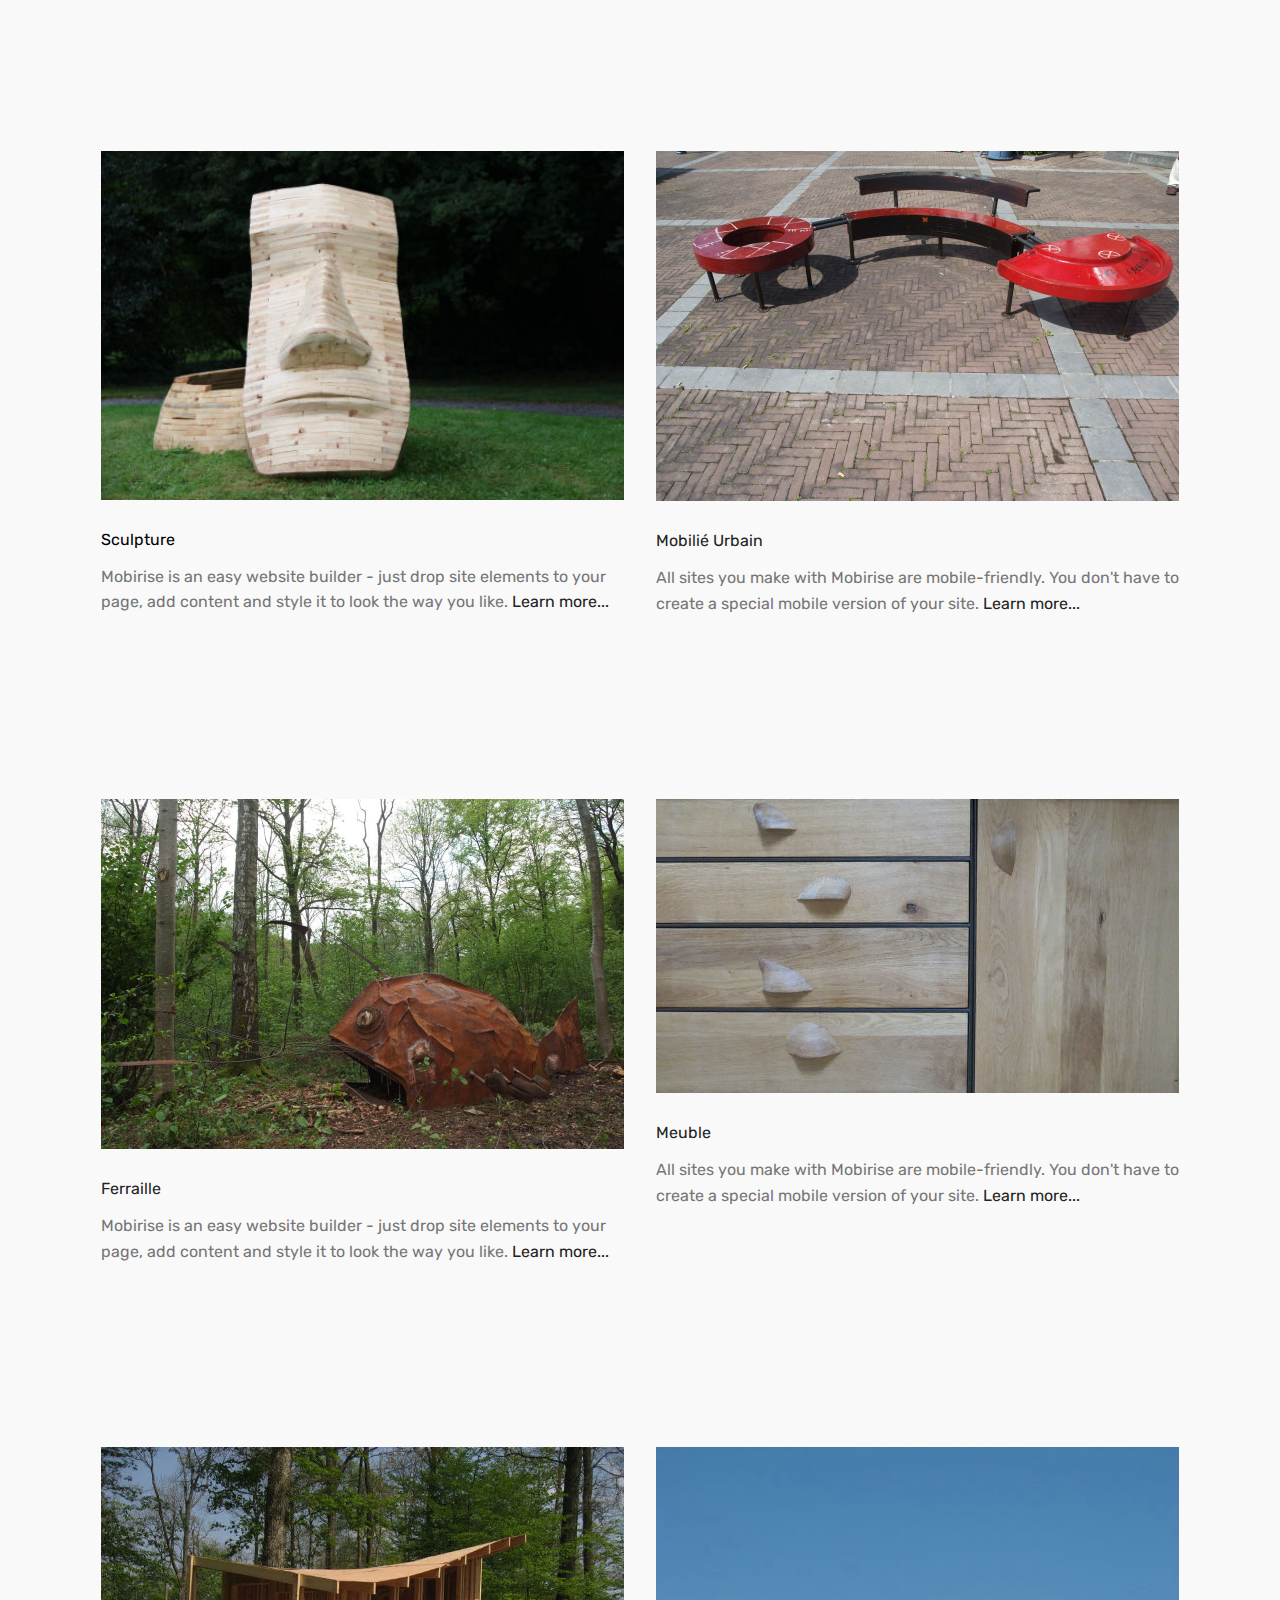
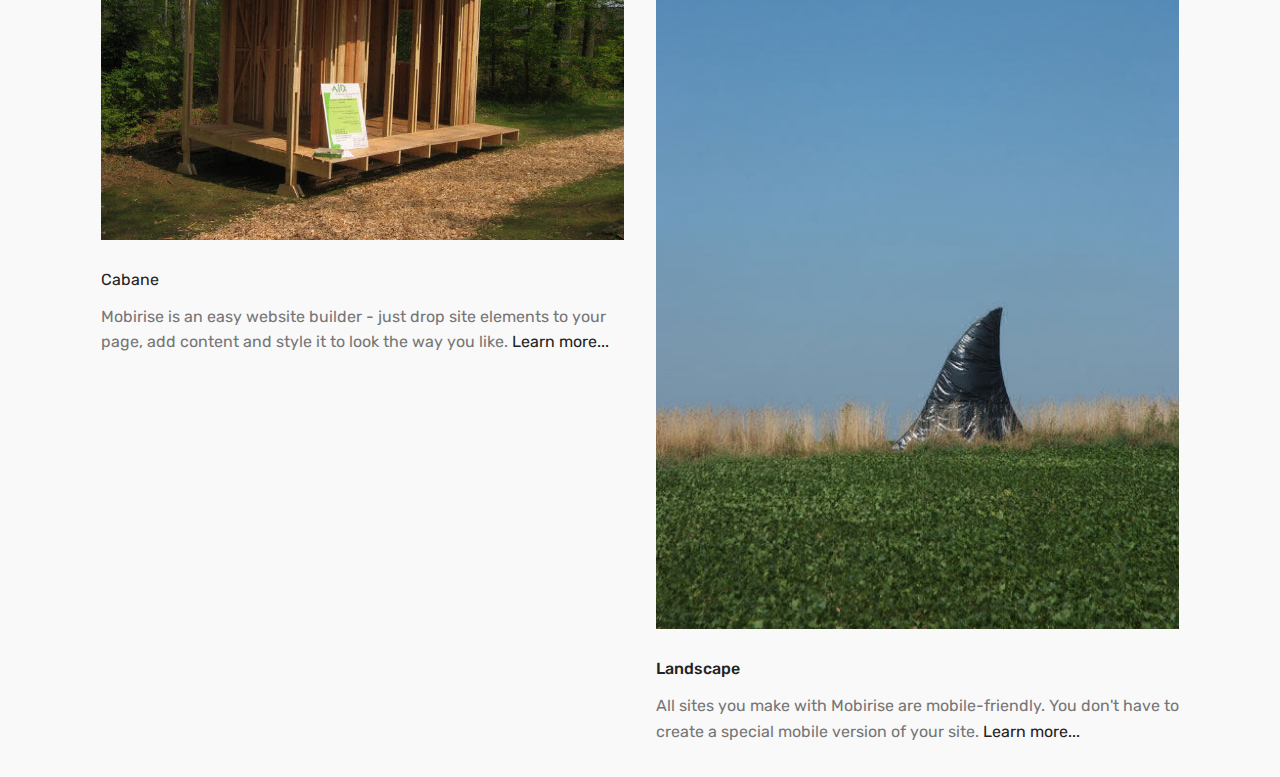
<file: index.html>
<!DOCTYPE html>
<html >
<head>
  <!-- Site made with Mobirise Website Builder v4.6.6, https://mobirise.com -->
  <meta charset="UTF-8">
  <meta http-equiv="X-UA-Compatible" content="IE=edge">
  <meta name="generator" content="Mobirise v4.6.6, mobirise.com">
  <meta name="viewport" content="width=device-width, initial-scale=1, minimum-scale=1">
  <link rel="shortcut icon" href="assets/images/logo4.png" type="image/x-icon">
  <meta name="description" content="">
  <title>Home</title>
  <link rel="stylesheet" href="assets/tether/tether.min.css">
  <link rel="stylesheet" href="assets/bootstrap/css/bootstrap.min.css">
  <link rel="stylesheet" href="assets/bootstrap/css/bootstrap-grid.min.css">
  <link rel="stylesheet" href="assets/bootstrap/css/bootstrap-reboot.min.css">
  <link rel="stylesheet" href="assets/theme/css/style.css">
  <link rel="stylesheet" href="assets/mobirise/css/mbr-additional.css" type="text/css">
  
  
  
</head>
<body>
  <section class="features2 cid-qOg3ot3hbW" id="features2-3">

    

    
    
    <div class="container">
        <div class="media-container-row">
            <div class="card p-3 col-12 col-md-6">
                <div class="card-wrapper">
                    <div class="card-img">
                        <a href="page1.html"><img src="assets/images/olivier-praet-1-492x328.jpg" alt="Mobirise" title=""></a>
                    </div>
                    <div class="card-box">
                        <h4 class="card-title pb-3 mbr-fonts-style display-7">
                            <a href="page1.html" class="text-black">Sculpture</a></h4>
                        <p class="mbr-text mbr-fonts-style display-7">
                            Mobirise is an easy website builder - just drop site elements to your page, add content and style it to look the way you like. <a href="http://mobirise.com">Learn more...</a>
                        </p>
                    </div>
                </div>
            </div>

            <div class="card p-3 col-12 col-md-6">
                <div class="card-wrapper">
                    <div class="card-img">
                        <a href="page2.html"><img src="assets/images/olivier-praet-9-1046x700.jpg" alt="Mobirise" title=""></a>
                    </div>
                    <div class="card-box ">
                        <h4 class="card-title pb-3 mbr-fonts-style display-7">
                            <a href="page2.html">Mobilié Urbain</a></h4>
                        <p class="mbr-text mbr-fonts-style display-7">
                            All sites you make with Mobirise are mobile-friendly. You don't have to create a special mobile version of your site. <a href="http://mobirise.com">Learn more...</a>
                        </p>
                    </div>
                </div>
            </div>

            

            
        </div>
    </div>
</section>

<section class="engine"><a href="https://mobirise.ws/h">how to make your own website</a></section><section class="features2 cid-qP5QC3eTVL" id="features2-d">

    

    
    
    <div class="container">
        <div class="media-container-row">
            <div class="card p-3 col-12 col-md-6">
                <div class="card-wrapper">
                    <div class="card-img">
                        <a href="page3.html"><img src="assets/images/olivier-praet-6-1046x700.jpg" alt="Mobirise" title=""></a>
                    </div>
                    <div class="card-box">
                        <h4 class="card-title pb-3 mbr-fonts-style display-7">
                            <a href="page3.html">Ferraille</a></h4>
                        <p class="mbr-text mbr-fonts-style display-7">
                            Mobirise is an easy website builder - just drop site elements to your page, add content and style it to look the way you like. <a href="http://mobirise.com">Learn more...</a>
                        </p>
                    </div>
                </div>
            </div>

            <div class="card p-3 col-12 col-md-6">
                <div class="card-wrapper">
                    <div class="card-img">
                        <a href="page4.html"><img src="assets/images/olivier-praet-17-800x450.jpg" alt="Mobirise" title=""></a>
                    </div>
                    <div class="card-box ">
                        <h4 class="card-title pb-3 mbr-fonts-style display-7">
                            <a href="page4.html">Meuble</a></h4>
                        <p class="mbr-text mbr-fonts-style display-7">
                            All sites you make with Mobirise are mobile-friendly. You don't have to create a special mobile version of your site. <a href="http://mobirise.com">Learn more...</a>
                        </p>
                    </div>
                </div>
            </div>

            

            
        </div>
    </div>
</section>

<section class="features2 cid-qP6cGlqXZt" id="features2-v">

    

    
    
    <div class="container">
        <div class="media-container-row">
            <div class="card p-3 col-12 col-md-6">
                <div class="card-wrapper">
                    <div class="card-img">
                        <a href="page5.html"><img src="assets/images/olivier-praet-22-800x600.jpg" alt="Mobirise" title=""></a>
                    </div>
                    <div class="card-box">
                        <h4 class="card-title pb-3 mbr-fonts-style display-7">
                            <a href="page5.html">Cabane</a><br></h4>
                        <p class="mbr-text mbr-fonts-style display-7">
                            Mobirise is an easy website builder - just drop site elements to your page, add content and style it to look the way you like. <a href="http://mobirise.com">Learn more...</a>
                        </p>
                    </div>
                </div>
            </div>

            <div class="card p-3 col-12 col-md-6">
                <div class="card-wrapper">
                    <div class="card-img">
                        <img src="assets/images/olivier-praet-12-535x800.jpg" alt="Mobirise" title="">
                    </div>
                    <div class="card-box ">
                        <h4 class="card-title pb-3 mbr-fonts-style display-7">Landscape</h4>
                        <p class="mbr-text mbr-fonts-style display-7">
                            All sites you make with Mobirise are mobile-friendly. You don't have to create a special mobile version of your site. <a href="http://mobirise.com">Learn more...</a>
                        </p>
                    </div>
                </div>
            </div>

            

            
        </div>
    </div>
</section>


  <script src="assets/web/assets/jquery/jquery.min.js"></script>
  <script src="assets/popper/popper.min.js"></script>
  <script src="assets/tether/tether.min.js"></script>
  <script src="assets/bootstrap/js/bootstrap.min.js"></script>
  <script src="assets/smoothscroll/smooth-scroll.js"></script>
  <script src="assets/theme/js/script.js"></script>
  
  
</body>
</html>
</file>
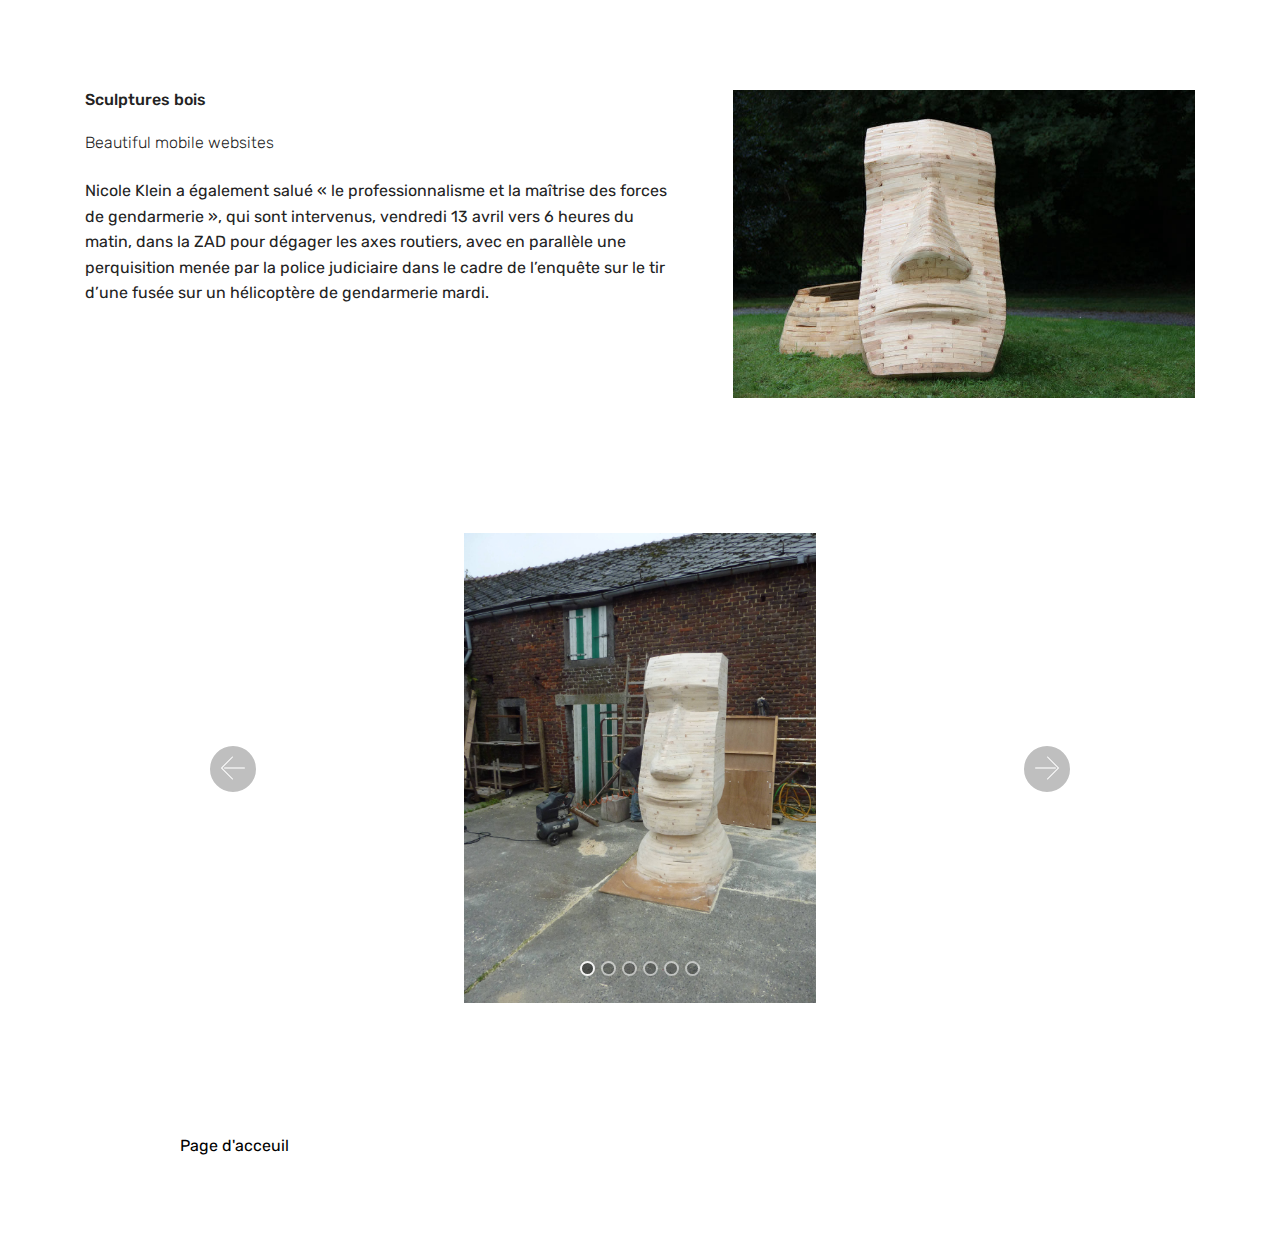
<file: page1.html>
<!DOCTYPE html>
<html >
<head>
  <!-- Site made with Mobirise Website Builder v4.6.6, https://mobirise.com -->
  <meta charset="UTF-8">
  <meta http-equiv="X-UA-Compatible" content="IE=edge">
  <meta name="generator" content="Mobirise v4.6.6, mobirise.com">
  <meta name="viewport" content="width=device-width, initial-scale=1, minimum-scale=1">
  <link rel="shortcut icon" href="assets/images/logo4.png" type="image/x-icon">
  <meta name="description" content="Site Builder Description">
  <title>Sculptures</title>
  <link rel="stylesheet" href="assets/web/assets/mobirise-icons/mobirise-icons.css">
  <link rel="stylesheet" href="assets/tether/tether.min.css">
  <link rel="stylesheet" href="assets/bootstrap/css/bootstrap.min.css">
  <link rel="stylesheet" href="assets/bootstrap/css/bootstrap-grid.min.css">
  <link rel="stylesheet" href="assets/bootstrap/css/bootstrap-reboot.min.css">
  <link rel="stylesheet" href="assets/theme/css/style.css">
  <link rel="stylesheet" href="assets/mobirise/css/mbr-additional.css" type="text/css">
  
  
  
</head>
<body>
  <section class="header3 cid-qP64SPaxEw" id="header3-j">

    

    

    <div class="container">
        <div class="media-container-row">
            <div class="mbr-figure" style="width: 85%;">
                <img src="assets/images/olivier-praet-1-800x533.jpg" alt="Mobirise" title="">
            </div>

            <div class="media-content">
                <h1 class="mbr-section-title mbr-white pb-3 mbr-fonts-style display-7">
                    Sculptures bois</h1>
                <h3 class="mbr-section-subtitle align-left mbr-white mbr-light pb-3 mbr-fonts-style display-7">
                    Beautiful mobile websites
                </h3>
                <div class="mbr-section-text mbr-white pb-3 ">
                    <p class="mbr-text mbr-fonts-style display-7">
                        Nicole Klein a également salué « le professionnalisme et la maîtrise des forces de gendarmerie », qui sont intervenus, vendredi 13 avril vers 6 heures du matin, dans la ZAD pour dégager les axes routiers, avec en parallèle une perquisition menée par la police judiciaire dans le cadre de l’enquête sur le tir d’une fusée sur un hélicoptère de gendarmerie mardi.
                    </p>
                </div>
                
            </div>
        </div>
    </div>

</section>

<section class="engine"><a href="https://mobirise.ws/d">best free website software</a></section><section class="carousel slide cid-qP63vLRwzj" data-interval="false" id="slider2-i">

    
    <div class="container content-slider">
        <div class="content-slider-wrap">
            <div><div class="mbr-slider slide carousel" data-pause="true" data-keyboard="false" data-ride="carousel" data-interval="4000"><ol class="carousel-indicators"><li data-app-prevent-settings="" data-target="#slider2-i" class=" active" data-slide-to="0"></li><li data-app-prevent-settings="" data-target="#slider2-i" data-slide-to="1"></li><li data-app-prevent-settings="" data-target="#slider2-i" data-slide-to="2"></li><li data-app-prevent-settings="" data-target="#slider2-i" data-slide-to="3"></li><li data-app-prevent-settings="" data-target="#slider2-i" data-slide-to="4"></li><li data-app-prevent-settings="" data-target="#slider2-i" data-slide-to="5"></li></ol><div class="carousel-inner" role="listbox"><div class="carousel-item slider-fullscreen-image active" data-bg-video-slide="false" style="background-image: url(assets/images/olivier-praet-2-2000x2667.jpg);"><div class="container container-slide"><div class="image_wrapper"><img src="assets/images/olivier-praet-2-2000x2667.jpg"><div class="carousel-caption justify-content-center"><div class="col-10 align-center"></div></div></div></div></div><div class="carousel-item slider-fullscreen-image" data-bg-video-slide="false" style="background-image: url(assets/images/olivier-praet-13-2000x1338.jpg);"><div class="container container-slide"><div class="image_wrapper"><img src="assets/images/olivier-praet-13-2000x1338.jpg"><div class="carousel-caption justify-content-center"><div class="col-10 align-center"></div></div></div></div></div><div class="carousel-item slider-fullscreen-image" data-bg-video-slide="false" style="background-image: url(assets/images/olivier-praet-15-2000x1500.jpg);"><div class="container container-slide"><div class="image_wrapper"><img src="assets/images/olivier-praet-15-2000x1500.jpg"><div class="carousel-caption justify-content-center"><div class="col-10 align-center"></div></div></div></div></div><div class="carousel-item slider-fullscreen-image" data-bg-video-slide="false" style="background-image: url(assets/images/olivier-praet-23-800x600.jpg);"><div class="container container-slide"><div class="image_wrapper"><img src="assets/images/olivier-praet-23-800x600.jpg"><div class="carousel-caption justify-content-center"><div class="col-10 align-center"></div></div></div></div></div><div class="carousel-item slider-fullscreen-image" data-bg-video-slide="false" style="background-image: url(assets/images/olivier-praet-16-450x800.jpg);"><div class="container container-slide"><div class="image_wrapper"><img src="assets/images/olivier-praet-16-450x800.jpg"><div class="carousel-caption justify-content-center"><div class="col-10 align-center"></div></div></div></div></div><div class="carousel-item slider-fullscreen-image" data-bg-video-slide="false"><div class="container container-slide"><div class="image_wrapper"><img><div class="carousel-caption justify-content-center"><div class="col-10"></div></div></div></div></div></div><a data-app-prevent-settings="" class="carousel-control carousel-control-prev" role="button" data-slide="prev" href="#slider2-i"><span aria-hidden="true" class="mbri-left mbr-iconfont"></span><span class="sr-only">Previous</span></a><a data-app-prevent-settings="" class="carousel-control carousel-control-next" role="button" data-slide="next" href="#slider2-i"><span aria-hidden="true" class="mbri-right mbr-iconfont"></span><span class="sr-only">Next</span></a></div></div> 
        </div>
    </div>
</section>

<section class="mbr-section info1 cid-qP66ermbap" id="info1-l">

    

    
    <div class="container">
        <div class="row justify-content-center content-row">
            <div class="media-container-column title col-12 col-lg-7 col-md-6">
                
                <h2 class="align-left mbr-bold mbr-fonts-style display-7">
                    <a href="index.html" class="text-black">Page d'acceuil&nbsp;</a></h2>
            </div>
            <div class="media-container-column col-12 col-lg-3 col-md-4">
                
            </div>
        </div>
    </div>
</section>


  <script src="assets/web/assets/jquery/jquery.min.js"></script>
  <script src="assets/popper/popper.min.js"></script>
  <script src="assets/tether/tether.min.js"></script>
  <script src="assets/bootstrap/js/bootstrap.min.js"></script>
  <script src="assets/ytplayer/jquery.mb.ytplayer.min.js"></script>
  <script src="assets/vimeoplayer/jquery.mb.vimeo_player.js"></script>
  <script src="assets/bootstrapcarouselswipe/bootstrap-carousel-swipe.js"></script>
  <script src="assets/smoothscroll/smooth-scroll.js"></script>
  <script src="assets/theme/js/script.js"></script>
  <script src="assets/slidervideo/script.js"></script>
  
  
</body>
</html>
</file>
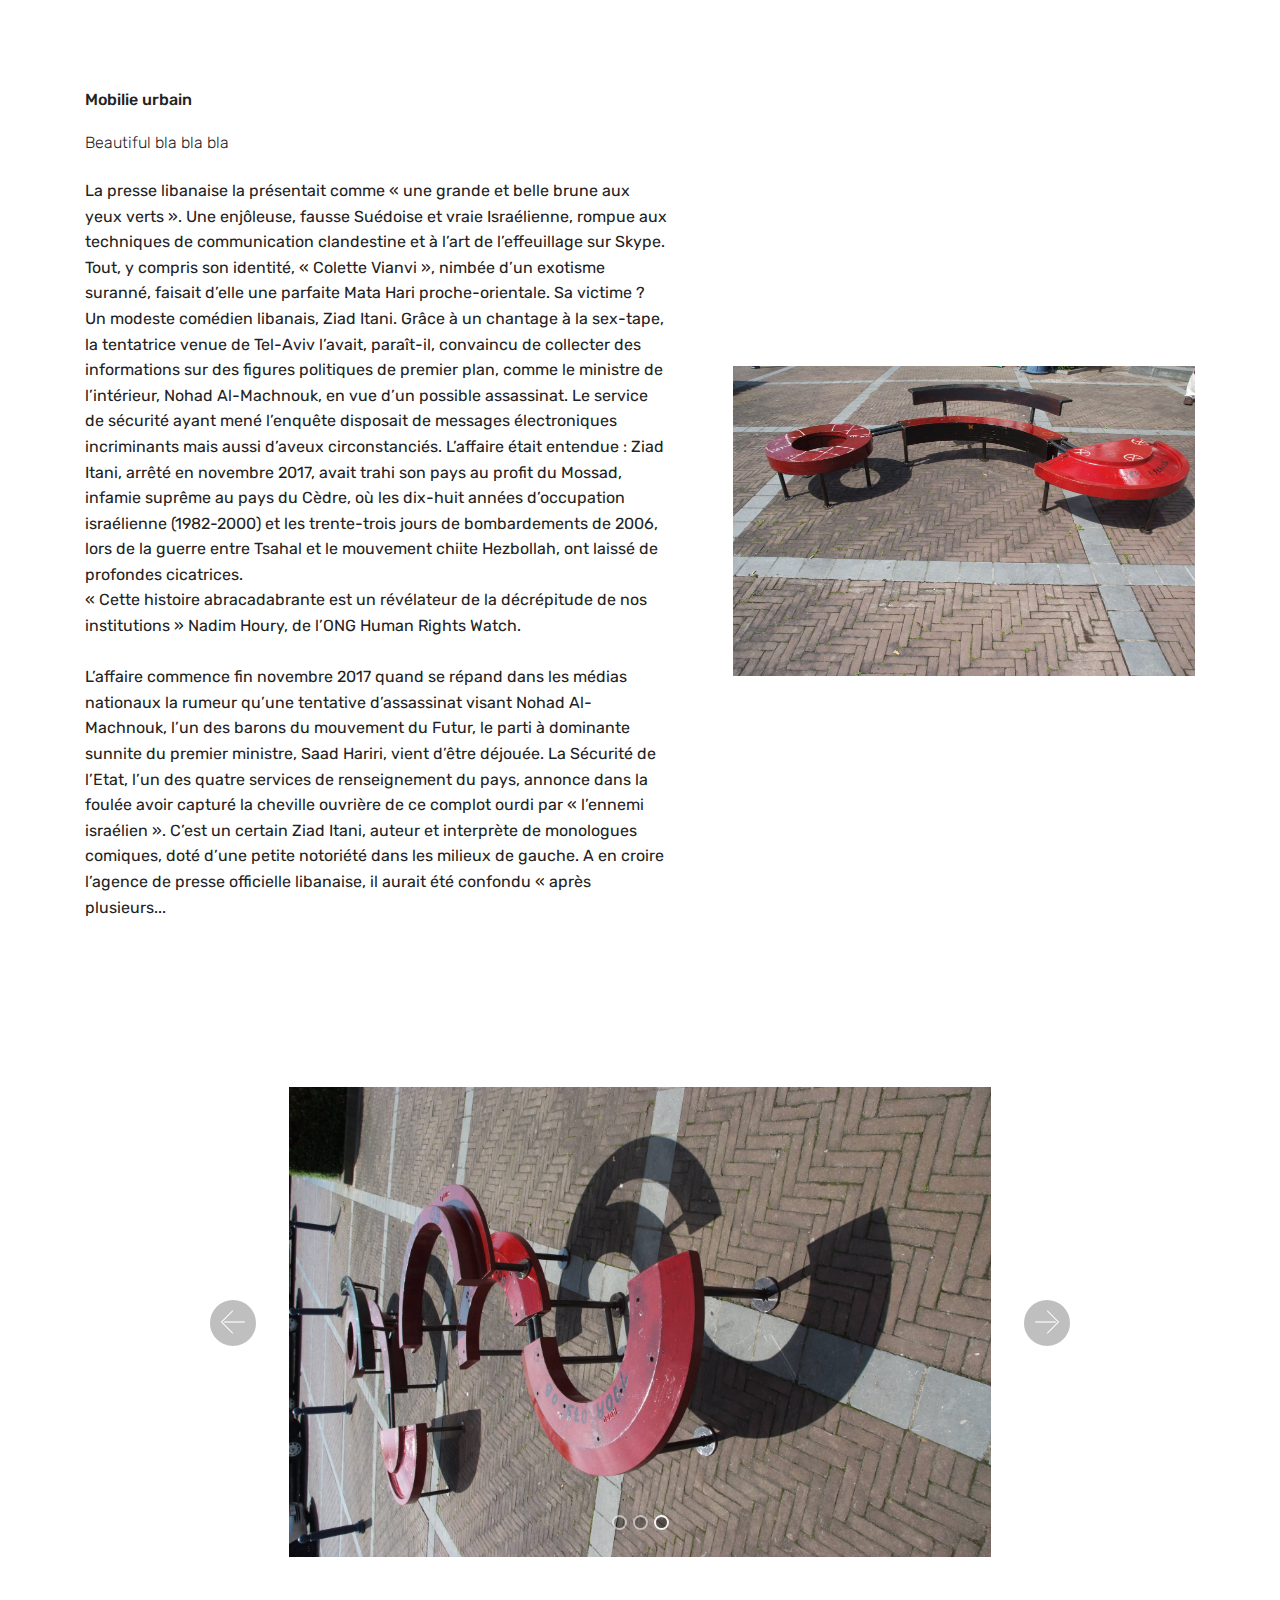
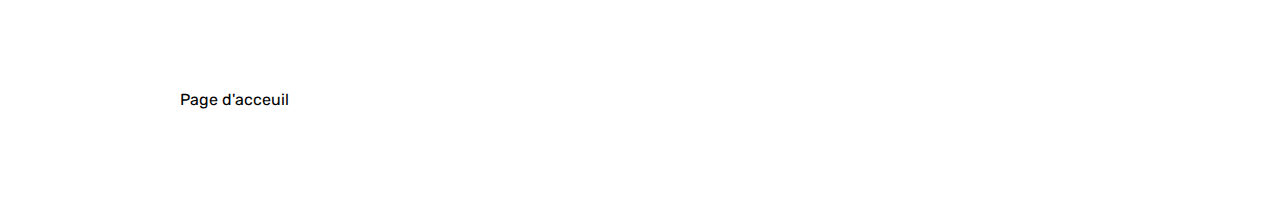
<file: page2.html>
<!DOCTYPE html>
<html >
<head>
  <!-- Site made with Mobirise Website Builder v4.6.6, https://mobirise.com -->
  <meta charset="UTF-8">
  <meta http-equiv="X-UA-Compatible" content="IE=edge">
  <meta name="generator" content="Mobirise v4.6.6, mobirise.com">
  <meta name="viewport" content="width=device-width, initial-scale=1, minimum-scale=1">
  <link rel="shortcut icon" href="assets/images/logo4.png" type="image/x-icon">
  <meta name="description" content="Site Builder Description">
  <title>mobilie urbain</title>
  <link rel="stylesheet" href="assets/web/assets/mobirise-icons/mobirise-icons.css">
  <link rel="stylesheet" href="assets/tether/tether.min.css">
  <link rel="stylesheet" href="assets/bootstrap/css/bootstrap.min.css">
  <link rel="stylesheet" href="assets/bootstrap/css/bootstrap-grid.min.css">
  <link rel="stylesheet" href="assets/bootstrap/css/bootstrap-reboot.min.css">
  <link rel="stylesheet" href="assets/theme/css/style.css">
  <link rel="stylesheet" href="assets/mobirise/css/mbr-additional.css" type="text/css">
  
  
  
</head>
<body>
  <section class="header3 cid-qP67zV7Azd" id="header3-m">

    

    

    <div class="container">
        <div class="media-container-row">
            <div class="mbr-figure" style="width: 85%;">
                <img src="assets/images/olivier-praet-9-924x618.jpg" alt="Mobirise" title="">
            </div>

            <div class="media-content">
                <h1 class="mbr-section-title mbr-white pb-3 mbr-fonts-style display-7">
                    Mobilie urbain</h1>
                <h3 class="mbr-section-subtitle align-left mbr-white mbr-light pb-3 mbr-fonts-style display-7">
                    Beautiful bla bla bla&nbsp;</h3>
                <div class="mbr-section-text mbr-white pb-3 ">
                    <p class="mbr-text mbr-fonts-style display-7">La presse libanaise la présentait comme « une grande et belle brune aux yeux verts ». Une enjôleuse, fausse Suédoise et vraie Israélienne, rompue aux techniques de communication clandestine et à l’art de l’effeuillage sur Skype. Tout, y compris son identité, « Colette Vianvi », nimbée d’un exotisme suranné, faisait d’elle une parfaite Mata Hari proche-orientale. Sa victime ? Un modeste comédien libanais, Ziad Itani. Grâce à un chantage à la sex-tape, la tentatrice venue de Tel-Aviv l’avait, paraît-il, convaincu de collecter des informations sur des figures politiques de premier plan, comme le ministre de l’intérieur, Nohad Al-Machnouk, en vue d’un possible assassinat. Le service de sécurité ayant mené l’enquête disposait de messages électroniques incriminants mais aussi d’aveux circonstanciés. L’affaire était entendue : Ziad Itani, arrêté en novembre 2017, avait trahi son pays au profit du Mossad, infamie suprême au pays du Cèdre, où les dix-huit années d’occupation israélienne (1982-2000) et les trente-trois jours de bombardements de 2006, lors de la guerre entre Tsahal et le mouvement chiite Hezbollah, ont laissé de profondes cicatrices.<br>« Cette histoire abracadabrante est un révélateur de la décrépitude de nos institutions » Nadim Houry, de l’ONG Human Rights Watch.<br><br>L’affaire commence fin novembre 2017 quand se répand dans les médias nationaux la rumeur qu’une tentative d’assassinat visant Nohad Al-Machnouk, l’un des barons du mouvement du Futur, le parti à dominante sunnite du premier ministre, Saad Hariri, vient d’être déjouée. La Sécurité de l’Etat, l’un des quatre services de renseignement du pays, annonce dans la foulée avoir capturé la cheville ouvrière de ce complot ourdi par « l’ennemi israélien ». C’est un certain Ziad Itani, auteur et interprète de monologues comiques, doté d’une petite notoriété dans les milieux de gauche. A en croire l’agence de presse officielle libanaise, il aurait été confondu « après plusieurs...<br>
                    </p>
                </div>
                
            </div>
        </div>
    </div>

</section>

<section class="engine"><a href="https://mobirise.ws/n">mobile website creator app</a></section><section class="carousel slide cid-qP67zVxhbs" data-interval="false" id="slider2-n">

    
    <div class="container content-slider">
        <div class="content-slider-wrap">
            <div><div class="mbr-slider slide carousel" data-pause="true" data-keyboard="false" data-ride="carousel" data-interval="4000"><ol class="carousel-indicators"><li data-app-prevent-settings="" data-target="#slider2-n" data-slide-to="0"></li><li data-app-prevent-settings="" data-target="#slider2-n" data-slide-to="1"></li><li data-app-prevent-settings="" data-target="#slider2-n" class=" active" data-slide-to="2"></li></ol><div class="carousel-inner" role="listbox"><div class="carousel-item slider-fullscreen-image" data-bg-video-slide="false" style="background-image: url(assets/images/olivier-praet-11-2000x1338.jpg);"><div class="container container-slide"><div class="image_wrapper"><img src="assets/images/olivier-praet-11-2000x1338.jpg"><div class="carousel-caption justify-content-center"><div class="col-10 align-center"></div></div></div></div></div><div class="carousel-item slider-fullscreen-image" data-bg-video-slide="false" style="background-image: url(assets/images/olivier-praet-10-2000x1338.jpg);"><div class="container container-slide"><div class="image_wrapper"><img src="assets/images/olivier-praet-10-2000x1338.jpg"><div class="carousel-caption justify-content-center"><div class="col-10 align-center"></div></div></div></div></div><div class="carousel-item slider-fullscreen-image active" data-bg-video-slide="false" style="background-image: url(assets/images/olivier-praet-8-2000x1338.jpg);"><div class="container container-slide"><div class="image_wrapper"><img src="assets/images/olivier-praet-8-2000x1338.jpg"><div class="carousel-caption justify-content-center"><div class="col-10 align-center"></div></div></div></div></div></div><a data-app-prevent-settings="" class="carousel-control carousel-control-prev" role="button" data-slide="prev" href="#slider2-n"><span aria-hidden="true" class="mbri-left mbr-iconfont"></span><span class="sr-only">Previous</span></a><a data-app-prevent-settings="" class="carousel-control carousel-control-next" role="button" data-slide="next" href="#slider2-n"><span aria-hidden="true" class="mbri-right mbr-iconfont"></span><span class="sr-only">Next</span></a></div></div> 
        </div>
    </div>
</section>

<section class="mbr-section info1 cid-qP67zVK6z7" id="info1-o">

    

    
    <div class="container">
        <div class="row justify-content-center content-row">
            <div class="media-container-column title col-12 col-lg-7 col-md-6">
                
                <h2 class="align-left mbr-bold mbr-fonts-style display-7">
                    <a href="index.html" class="text-black">Page d'acceuil&nbsp;</a></h2>
            </div>
            <div class="media-container-column col-12 col-lg-3 col-md-4">
                
            </div>
        </div>
    </div>
</section>


  <script src="assets/web/assets/jquery/jquery.min.js"></script>
  <script src="assets/popper/popper.min.js"></script>
  <script src="assets/tether/tether.min.js"></script>
  <script src="assets/bootstrap/js/bootstrap.min.js"></script>
  <script src="assets/ytplayer/jquery.mb.ytplayer.min.js"></script>
  <script src="assets/vimeoplayer/jquery.mb.vimeo_player.js"></script>
  <script src="assets/bootstrapcarouselswipe/bootstrap-carousel-swipe.js"></script>
  <script src="assets/smoothscroll/smooth-scroll.js"></script>
  <script src="assets/theme/js/script.js"></script>
  <script src="assets/slidervideo/script.js"></script>
  
  
</body>
</html>
</file>
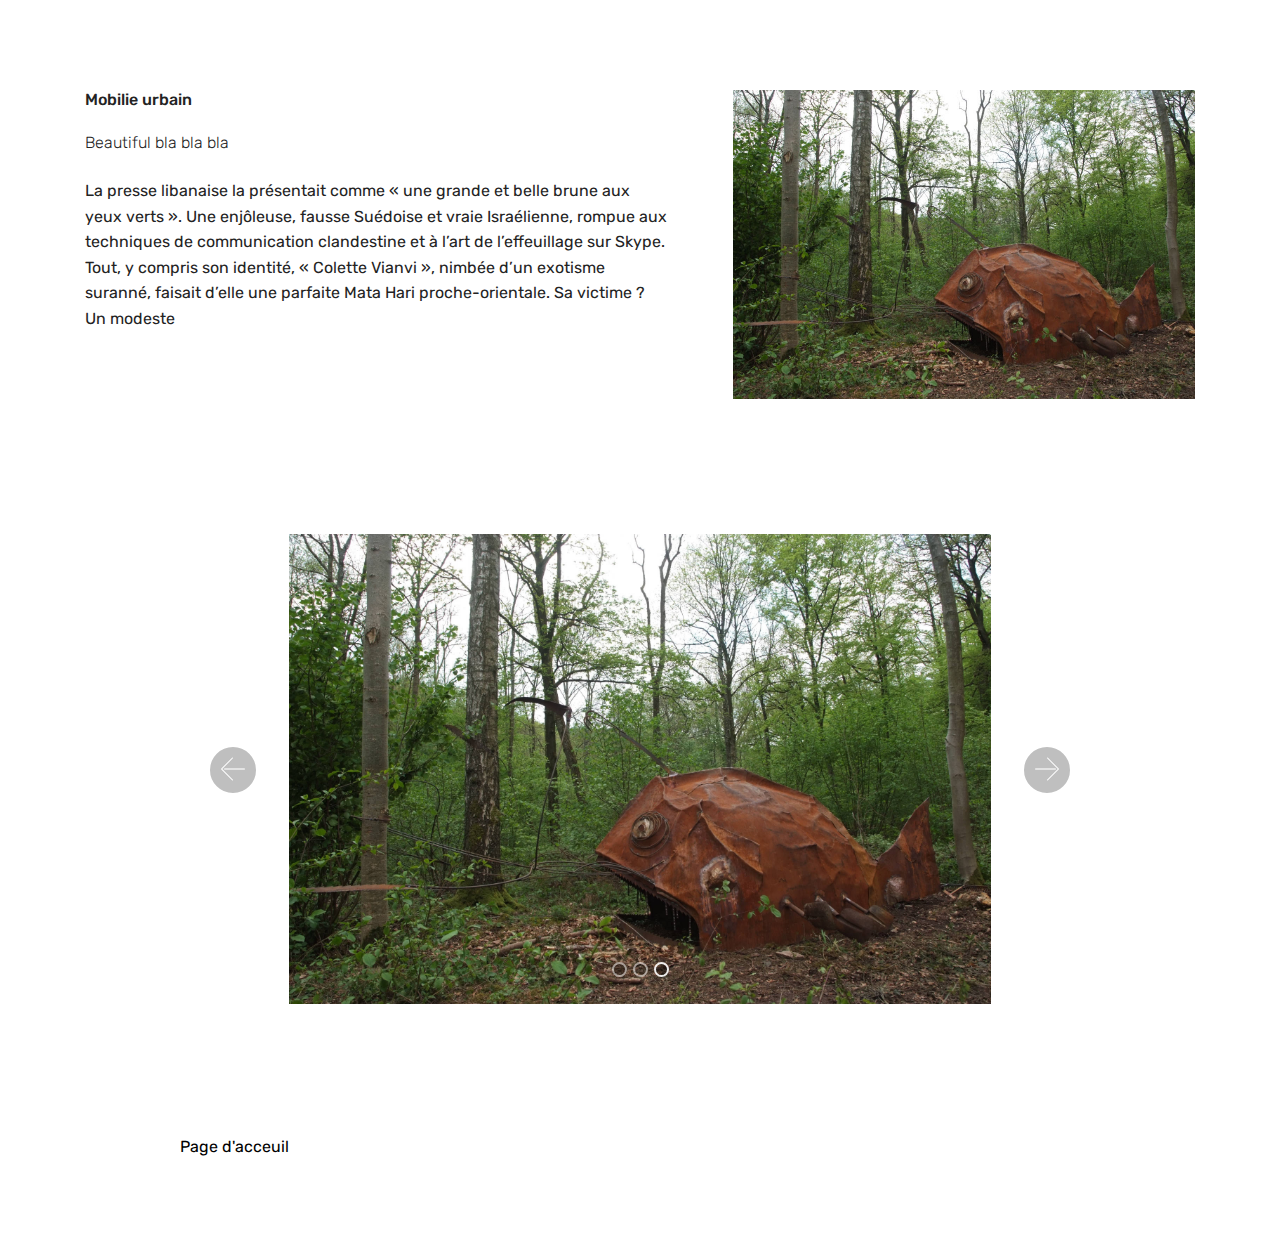
<file: page3.html>
<!DOCTYPE html>
<html >
<head>
  <!-- Site made with Mobirise Website Builder v4.6.6, https://mobirise.com -->
  <meta charset="UTF-8">
  <meta http-equiv="X-UA-Compatible" content="IE=edge">
  <meta name="generator" content="Mobirise v4.6.6, mobirise.com">
  <meta name="viewport" content="width=device-width, initial-scale=1, minimum-scale=1">
  <link rel="shortcut icon" href="assets/images/logo4.png" type="image/x-icon">
  <meta name="description" content="Site Builder Description">
  <title>ferraille</title>
  <link rel="stylesheet" href="assets/web/assets/mobirise-icons/mobirise-icons.css">
  <link rel="stylesheet" href="assets/tether/tether.min.css">
  <link rel="stylesheet" href="assets/bootstrap/css/bootstrap.min.css">
  <link rel="stylesheet" href="assets/bootstrap/css/bootstrap-grid.min.css">
  <link rel="stylesheet" href="assets/bootstrap/css/bootstrap-reboot.min.css">
  <link rel="stylesheet" href="assets/theme/css/style.css">
  <link rel="stylesheet" href="assets/mobirise/css/mbr-additional.css" type="text/css">
  
  
  
</head>
<body>
  <section class="header3 cid-qP696rXdyY" id="header3-p">

    

    

    <div class="container">
        <div class="media-container-row">
            <div class="mbr-figure" style="width: 85%;">
                <img src="assets/images/olivier-praet-6-924x618.jpg" alt="Mobirise" title="">
            </div>

            <div class="media-content">
                <h1 class="mbr-section-title mbr-white pb-3 mbr-fonts-style display-7">
                    Mobilie urbain</h1>
                <h3 class="mbr-section-subtitle align-left mbr-white mbr-light pb-3 mbr-fonts-style display-7">
                    Beautiful bla bla bla&nbsp;</h3>
                <div class="mbr-section-text mbr-white pb-3 ">
                    <p class="mbr-text mbr-fonts-style display-7">La presse libanaise la présentait comme « une grande et belle brune aux yeux verts ». Une enjôleuse, fausse Suédoise et vraie Israélienne, rompue aux techniques de communication clandestine et à l’art de l’effeuillage sur Skype. Tout, y compris son identité, « Colette Vianvi », nimbée d’un exotisme suranné, faisait d’elle une parfaite Mata Hari proche-orientale. Sa victime ? Un modeste&nbsp;<br>
                    </p>
                </div>
                
            </div>
        </div>
    </div>

</section>

<section class="engine"><a href="https://mobirise.ws/c">best website maker</a></section><section class="carousel slide cid-qP696spT3L" data-interval="false" id="slider2-q">

    
    <div class="container content-slider">
        <div class="content-slider-wrap">
            <div><div class="mbr-slider slide carousel" data-pause="true" data-keyboard="false" data-ride="carousel" data-interval="4000"><ol class="carousel-indicators"><li data-app-prevent-settings="" data-target="#slider2-q" data-slide-to="0"></li><li data-app-prevent-settings="" data-target="#slider2-q" data-slide-to="1"></li><li data-app-prevent-settings="" data-target="#slider2-q" class=" active" data-slide-to="2"></li></ol><div class="carousel-inner" role="listbox"><div class="carousel-item slider-fullscreen-image" data-bg-video-slide="false" style="background-image: url(assets/images/olivier-praet-5-2000x1338.jpg);"><div class="container container-slide"><div class="image_wrapper"><img src="assets/images/olivier-praet-5-2000x1338.jpg"><div class="carousel-caption justify-content-center"><div class="col-10 align-center"></div></div></div></div></div><div class="carousel-item slider-fullscreen-image" data-bg-video-slide="false" style="background-image: url(assets/images/olivier-praet-7-2000x1500.jpg);"><div class="container container-slide"><div class="image_wrapper"><img src="assets/images/olivier-praet-7-2000x1500.jpg"><div class="carousel-caption justify-content-center"><div class="col-10 align-center"></div></div></div></div></div><div class="carousel-item slider-fullscreen-image active" data-bg-video-slide="false" style="background-image: url(assets/images/olivier-praet-6-2000x1338.jpg);"><div class="container container-slide"><div class="image_wrapper"><img src="assets/images/olivier-praet-6-2000x1338.jpg"><div class="carousel-caption justify-content-center"><div class="col-10 align-center"></div></div></div></div></div></div><a data-app-prevent-settings="" class="carousel-control carousel-control-prev" role="button" data-slide="prev" href="#slider2-q"><span aria-hidden="true" class="mbri-left mbr-iconfont"></span><span class="sr-only">Previous</span></a><a data-app-prevent-settings="" class="carousel-control carousel-control-next" role="button" data-slide="next" href="#slider2-q"><span aria-hidden="true" class="mbri-right mbr-iconfont"></span><span class="sr-only">Next</span></a></div></div> 
        </div>
    </div>
</section>

<section class="mbr-section info1 cid-qP696sDo09" id="info1-r">

    

    
    <div class="container">
        <div class="row justify-content-center content-row">
            <div class="media-container-column title col-12 col-lg-7 col-md-6">
                
                <h2 class="align-left mbr-bold mbr-fonts-style display-7">
                    <a href="index.html" class="text-black">Page d'acceuil&nbsp;</a></h2>
            </div>
            <div class="media-container-column col-12 col-lg-3 col-md-4">
                
            </div>
        </div>
    </div>
</section>


  <script src="assets/web/assets/jquery/jquery.min.js"></script>
  <script src="assets/popper/popper.min.js"></script>
  <script src="assets/tether/tether.min.js"></script>
  <script src="assets/bootstrap/js/bootstrap.min.js"></script>
  <script src="assets/ytplayer/jquery.mb.ytplayer.min.js"></script>
  <script src="assets/vimeoplayer/jquery.mb.vimeo_player.js"></script>
  <script src="assets/bootstrapcarouselswipe/bootstrap-carousel-swipe.js"></script>
  <script src="assets/smoothscroll/smooth-scroll.js"></script>
  <script src="assets/theme/js/script.js"></script>
  <script src="assets/slidervideo/script.js"></script>
  
  
</body>
</html>
</file>
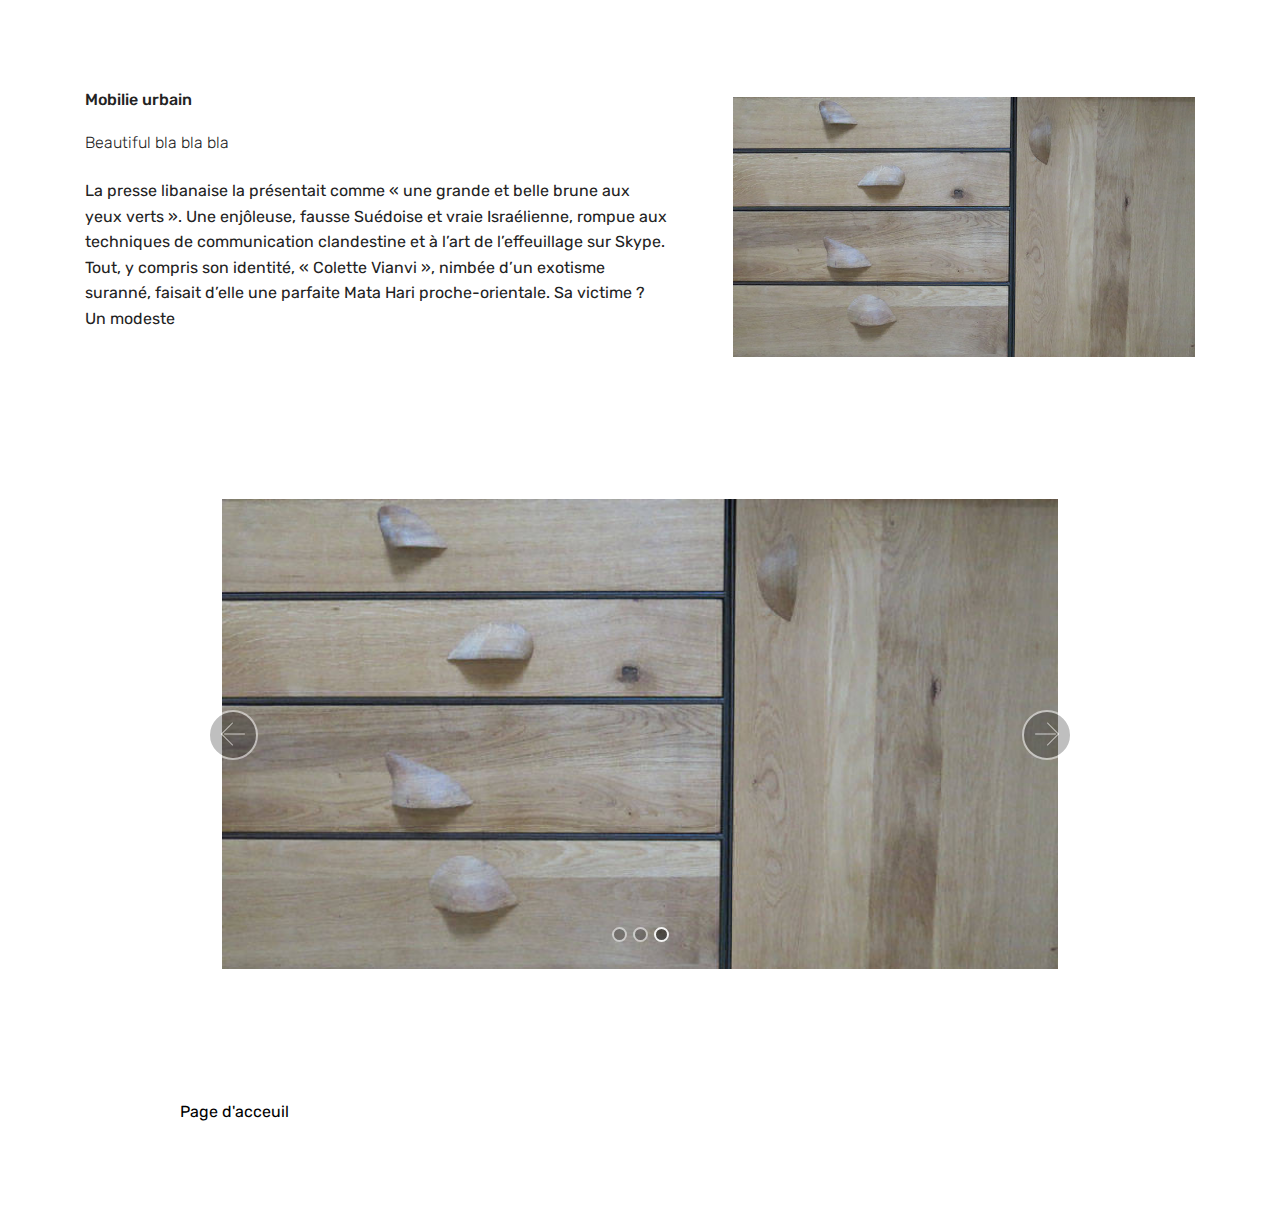
<file: page4.html>
<!DOCTYPE html>
<html >
<head>
  <!-- Site made with Mobirise Website Builder v4.6.6, https://mobirise.com -->
  <meta charset="UTF-8">
  <meta http-equiv="X-UA-Compatible" content="IE=edge">
  <meta name="generator" content="Mobirise v4.6.6, mobirise.com">
  <meta name="viewport" content="width=device-width, initial-scale=1, minimum-scale=1">
  <link rel="shortcut icon" href="assets/images/logo4.png" type="image/x-icon">
  <meta name="description" content="Site Builder Description">
  <title>Meubles</title>
  <link rel="stylesheet" href="assets/web/assets/mobirise-icons/mobirise-icons.css">
  <link rel="stylesheet" href="assets/tether/tether.min.css">
  <link rel="stylesheet" href="assets/bootstrap/css/bootstrap.min.css">
  <link rel="stylesheet" href="assets/bootstrap/css/bootstrap-grid.min.css">
  <link rel="stylesheet" href="assets/bootstrap/css/bootstrap-reboot.min.css">
  <link rel="stylesheet" href="assets/theme/css/style.css">
  <link rel="stylesheet" href="assets/mobirise/css/mbr-additional.css" type="text/css">
  
  
  
</head>
<body>
  <section class="header3 cid-qP6b7wKQHP" id="header3-s">

    

    

    <div class="container">
        <div class="media-container-row">
            <div class="mbr-figure" style="width: 85%;">
                <img src="assets/images/olivier-praet-17-800x450.jpg" alt="Mobirise" title="">
            </div>

            <div class="media-content">
                <h1 class="mbr-section-title mbr-white pb-3 mbr-fonts-style display-7">
                    Mobilie urbain</h1>
                <h3 class="mbr-section-subtitle align-left mbr-white mbr-light pb-3 mbr-fonts-style display-7">
                    Beautiful bla bla bla&nbsp;</h3>
                <div class="mbr-section-text mbr-white pb-3 ">
                    <p class="mbr-text mbr-fonts-style display-7">La presse libanaise la présentait comme « une grande et belle brune aux yeux verts ». Une enjôleuse, fausse Suédoise et vraie Israélienne, rompue aux techniques de communication clandestine et à l’art de l’effeuillage sur Skype. Tout, y compris son identité, « Colette Vianvi », nimbée d’un exotisme suranné, faisait d’elle une parfaite Mata Hari proche-orientale. Sa victime ? Un modeste&nbsp;<br>
                    </p>
                </div>
                
            </div>
        </div>
    </div>

</section>

<section class="engine"><a href="https://mobirise.ws/a">best free website builder</a></section><section class="carousel slide cid-qP6b7x6UV5" data-interval="false" id="slider2-t">

    
    <div class="container content-slider">
        <div class="content-slider-wrap">
            <div><div class="mbr-slider slide carousel" data-pause="true" data-keyboard="false" data-ride="carousel" data-interval="4000"><ol class="carousel-indicators"><li data-app-prevent-settings="" data-target="#slider2-t" data-slide-to="0"></li><li data-app-prevent-settings="" data-target="#slider2-t" data-slide-to="1"></li><li data-app-prevent-settings="" data-target="#slider2-t" class=" active" data-slide-to="2"></li></ol><div class="carousel-inner" role="listbox"><div class="carousel-item slider-fullscreen-image" data-bg-video-slide="false" style="background-image: url(assets/images/olivier-praet-16-450x800.jpg);"><div class="container container-slide"><div class="image_wrapper"><img src="assets/images/olivier-praet-16-450x800.jpg"><div class="carousel-caption justify-content-center"><div class="col-10 align-center"></div></div></div></div></div><div class="carousel-item slider-fullscreen-image" data-bg-video-slide="false" style="background-image: url(assets/images/olivier-praet-18-450x800.jpg);"><div class="container container-slide"><div class="image_wrapper"><img src="assets/images/olivier-praet-18-450x800.jpg"><div class="carousel-caption justify-content-center"><div class="col-10 align-center"></div></div></div></div></div><div class="carousel-item slider-fullscreen-image active" data-bg-video-slide="false" style="background-image: url(assets/images/olivier-praet-18-800x450.jpg);"><div class="container container-slide"><div class="image_wrapper"><img src="assets/images/olivier-praet-18-800x450.jpg"><div class="carousel-caption justify-content-center"><div class="col-10 align-center"></div></div></div></div></div></div><a data-app-prevent-settings="" class="carousel-control carousel-control-prev" role="button" data-slide="prev" href="#slider2-t"><span aria-hidden="true" class="mbri-left mbr-iconfont"></span><span class="sr-only">Previous</span></a><a data-app-prevent-settings="" class="carousel-control carousel-control-next" role="button" data-slide="next" href="#slider2-t"><span aria-hidden="true" class="mbri-right mbr-iconfont"></span><span class="sr-only">Next</span></a></div></div> 
        </div>
    </div>
</section>

<section class="mbr-section info1 cid-qP6b7xj3gY" id="info1-u">

    

    
    <div class="container">
        <div class="row justify-content-center content-row">
            <div class="media-container-column title col-12 col-lg-7 col-md-6">
                
                <h2 class="align-left mbr-bold mbr-fonts-style display-7">
                    <a href="index.html" class="text-black">Page d'acceuil&nbsp;</a></h2>
            </div>
            <div class="media-container-column col-12 col-lg-3 col-md-4">
                
            </div>
        </div>
    </div>
</section>


  <script src="assets/web/assets/jquery/jquery.min.js"></script>
  <script src="assets/popper/popper.min.js"></script>
  <script src="assets/tether/tether.min.js"></script>
  <script src="assets/bootstrap/js/bootstrap.min.js"></script>
  <script src="assets/ytplayer/jquery.mb.ytplayer.min.js"></script>
  <script src="assets/vimeoplayer/jquery.mb.vimeo_player.js"></script>
  <script src="assets/bootstrapcarouselswipe/bootstrap-carousel-swipe.js"></script>
  <script src="assets/smoothscroll/smooth-scroll.js"></script>
  <script src="assets/theme/js/script.js"></script>
  <script src="assets/slidervideo/script.js"></script>
  
  
</body>
</html>
</file>
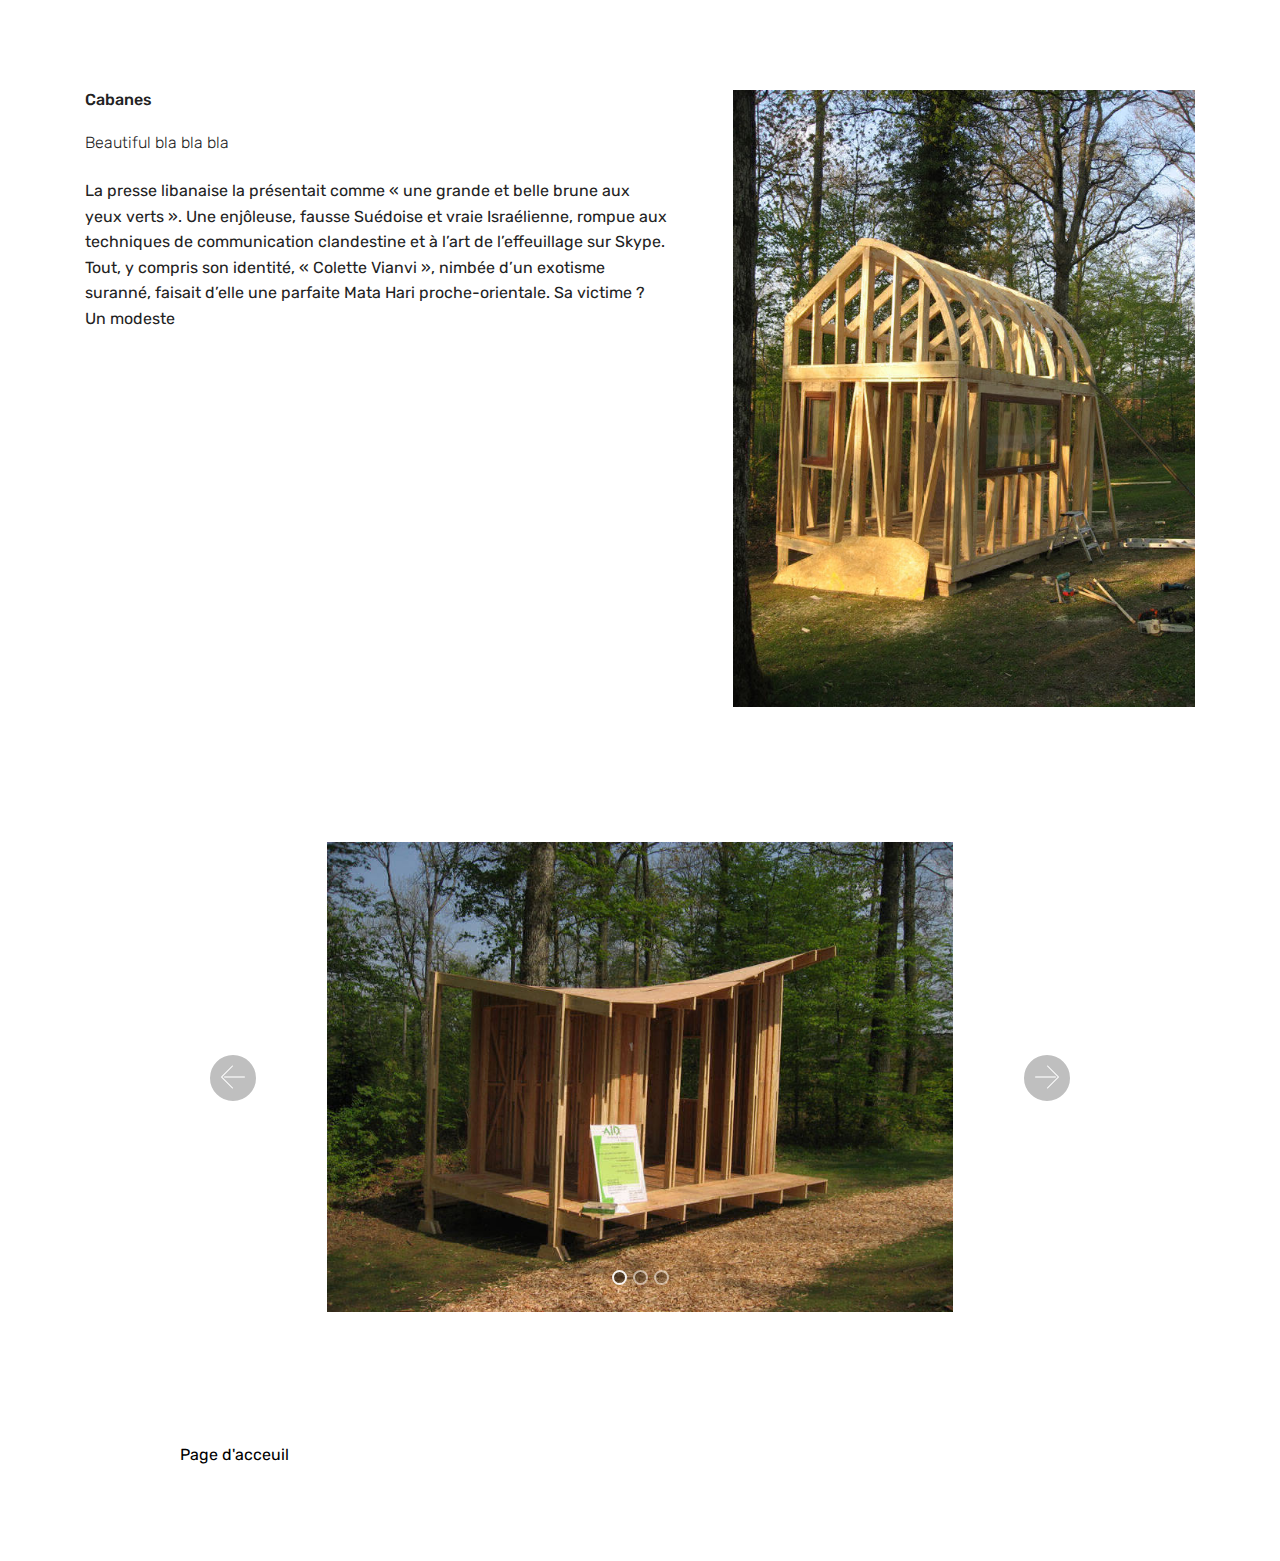
<file: page5.html>
<!DOCTYPE html>
<html >
<head>
  <!-- Site made with Mobirise Website Builder v4.6.6, https://mobirise.com -->
  <meta charset="UTF-8">
  <meta http-equiv="X-UA-Compatible" content="IE=edge">
  <meta name="generator" content="Mobirise v4.6.6, mobirise.com">
  <meta name="viewport" content="width=device-width, initial-scale=1, minimum-scale=1">
  <link rel="shortcut icon" href="assets/images/logo4.png" type="image/x-icon">
  <meta name="description" content="Site Builder Description">
  <title>Cabanes</title>
  <link rel="stylesheet" href="assets/web/assets/mobirise-icons/mobirise-icons.css">
  <link rel="stylesheet" href="assets/tether/tether.min.css">
  <link rel="stylesheet" href="assets/bootstrap/css/bootstrap.min.css">
  <link rel="stylesheet" href="assets/bootstrap/css/bootstrap-grid.min.css">
  <link rel="stylesheet" href="assets/bootstrap/css/bootstrap-reboot.min.css">
  <link rel="stylesheet" href="assets/theme/css/style.css">
  <link rel="stylesheet" href="assets/mobirise/css/mbr-additional.css" type="text/css">
  
  
  
</head>
<body>
  <section class="header3 cid-qP6dclpAO4" id="header3-w">

    

    

    <div class="container">
        <div class="media-container-row">
            <div class="mbr-figure" style="width: 85%;">
                <img src="assets/images/olivier-praet-25-600x800.jpg" alt="Mobirise" title="">
            </div>

            <div class="media-content">
                <h1 class="mbr-section-title mbr-white pb-3 mbr-fonts-style display-7">
                    Cabanes<br></h1>
                <h3 class="mbr-section-subtitle align-left mbr-white mbr-light pb-3 mbr-fonts-style display-7">
                    Beautiful bla bla bla&nbsp;</h3>
                <div class="mbr-section-text mbr-white pb-3 ">
                    <p class="mbr-text mbr-fonts-style display-7">La presse libanaise la présentait comme « une grande et belle brune aux yeux verts ». Une enjôleuse, fausse Suédoise et vraie Israélienne, rompue aux techniques de communication clandestine et à l’art de l’effeuillage sur Skype. Tout, y compris son identité, « Colette Vianvi », nimbée d’un exotisme suranné, faisait d’elle une parfaite Mata Hari proche-orientale. Sa victime ? Un modeste&nbsp;<br>
                    </p>
                </div>
                
            </div>
        </div>
    </div>

</section>

<section class="engine"><a href="https://mobirise.ws/q">free web page creator download</a></section><section class="carousel slide cid-qP6dclN4A1" data-interval="false" id="slider2-x">

    
    <div class="container content-slider">
        <div class="content-slider-wrap">
            <div><div class="mbr-slider slide carousel" data-pause="true" data-keyboard="false" data-ride="carousel" data-interval="4000"><ol class="carousel-indicators"><li data-app-prevent-settings="" data-target="#slider2-x" class=" active" data-slide-to="0"></li><li data-app-prevent-settings="" data-target="#slider2-x" data-slide-to="1"></li><li data-app-prevent-settings="" data-target="#slider2-x" data-slide-to="2"></li></ol><div class="carousel-inner" role="listbox"><div class="carousel-item slider-fullscreen-image active" data-bg-video-slide="false" style="background-image: url(assets/images/olivier-praet-23-800x600.jpg);"><div class="container container-slide"><div class="image_wrapper"><img src="assets/images/olivier-praet-23-800x600.jpg"><div class="carousel-caption justify-content-center"><div class="col-10 align-center"></div></div></div></div></div><div class="carousel-item slider-fullscreen-image" data-bg-video-slide="false" style="background-image: url(assets/images/olivier-praet-24-535x800.jpg);"><div class="container container-slide"><div class="image_wrapper"><img src="assets/images/olivier-praet-24-535x800.jpg"><div class="carousel-caption justify-content-center"><div class="col-10 align-center"></div></div></div></div></div><div class="carousel-item slider-fullscreen-image" data-bg-video-slide="false" style="background-image: url(assets/images/olivier-praet-23-535x800.jpg);"><div class="container container-slide"><div class="image_wrapper"><img src="assets/images/olivier-praet-23-535x800.jpg"><div class="carousel-caption justify-content-center"><div class="col-10 align-center"></div></div></div></div></div></div><a data-app-prevent-settings="" class="carousel-control carousel-control-prev" role="button" data-slide="prev" href="#slider2-x"><span aria-hidden="true" class="mbri-left mbr-iconfont"></span><span class="sr-only">Previous</span></a><a data-app-prevent-settings="" class="carousel-control carousel-control-next" role="button" data-slide="next" href="#slider2-x"><span aria-hidden="true" class="mbri-right mbr-iconfont"></span><span class="sr-only">Next</span></a></div></div> 
        </div>
    </div>
</section>

<section class="mbr-section info1 cid-qP6dcm2qLu" id="info1-y">

    

    
    <div class="container">
        <div class="row justify-content-center content-row">
            <div class="media-container-column title col-12 col-lg-7 col-md-6">
                
                <h2 class="align-left mbr-bold mbr-fonts-style display-7">
                    <a href="index.html" class="text-black">Page d'acceuil&nbsp;</a></h2>
            </div>
            <div class="media-container-column col-12 col-lg-3 col-md-4">
                
            </div>
        </div>
    </div>
</section>


  <script src="assets/web/assets/jquery/jquery.min.js"></script>
  <script src="assets/popper/popper.min.js"></script>
  <script src="assets/tether/tether.min.js"></script>
  <script src="assets/bootstrap/js/bootstrap.min.js"></script>
  <script src="assets/ytplayer/jquery.mb.ytplayer.min.js"></script>
  <script src="assets/vimeoplayer/jquery.mb.vimeo_player.js"></script>
  <script src="assets/bootstrapcarouselswipe/bootstrap-carousel-swipe.js"></script>
  <script src="assets/smoothscroll/smooth-scroll.js"></script>
  <script src="assets/theme/js/script.js"></script>
  <script src="assets/slidervideo/script.js"></script>
  
  
</body>
</html>
</file>
<file: assets/theme/css/style.css>
/*!
 * Mobirise v4 theme (https://mobirise.com/)
 * Copyright 2017 Mobirise
 */
section {
  background-color: #eeeeee; }

section,
.container,
.container-fluid {
  position: relative;
  word-wrap: break-word; }

a.mbr-iconfont:hover {
  text-decoration: none; }

.article .lead p, .article .lead ul, .article .lead ol, .article .lead pre, .article .lead blockquote {
  margin-bottom: 0; }

a {
  font-style: normal;
  font-weight: 400;
  cursor: pointer; }
  a, a:hover {
    text-decoration: none; }

figure {
  margin-bottom: 0; }

body {
  color: #232323; }

h1, h2, h3, h4, h5, h6,
.h1, .h2, .h3, .h4, .h5, .h6,
.display-1, .display-2, .display-3, .display-4 {
  line-height: 1;
  word-break: break-word;
  word-wrap: break-word; }

b, strong {
  font-weight: bold; }

blockquote {
  padding: 10px 0 10px 20px;
  position: relative;
  border-left: 2px solid;
  border-color: #ff3366; }

input:-webkit-autofill, input:-webkit-autofill:hover, input:-webkit-autofill:focus, input:-webkit-autofill:active {
  transition-delay: 9999s;
  transition-property: background-color, color; }

textarea[type="hidden"] {
  display: none; }

body {
  position: relative; }

section {
  background-position: 50% 50%;
  background-repeat: no-repeat;
  background-size: cover; }
  section .mbr-background-video,
  section .mbr-background-video-preview {
    position: absolute;
    bottom: 0;
    left: 0;
    right: 0;
    top: 0; }

.hidden {
  visibility: hidden; }

.mbr-z-index20 {
  z-index: 20; }

/*! Base colors */
.mbr-white {
  color: #ffffff; }

.mbr-black {
  color: #000000; }

.mbr-bg-white {
  background-color: #ffffff; }

.mbr-bg-black {
  background-color: #000000; }

/*! Text-aligns */
.align-left {
  text-align: left; }

.align-center {
  text-align: center; }

.align-right {
  text-align: right; }

@media (max-width: 767px) {
  .align-left, .align-center, .align-right, .mbr-section-btn, .mbr-section-title {
    text-align: center; } }
/*! Font-weight  */
.mbr-light {
  font-weight: 300; }

.mbr-regular {
  font-weight: 400; }

.mbr-semibold {
  font-weight: 500; }

.mbr-bold {
  font-weight: 700; }

/*! Media  */
.media-size-item {
  -webkit-flex: 1 1 auto;
  -moz-flex: 1 1 auto;
  -ms-flex: 1 1 auto;
  -o-flex: 1 1 auto;
  flex: 1 1 auto; }

.media-content {
  -webkit-flex-basis: 100%;
  flex-basis: 100%; }

.media-container-row {
  display: -ms-flexbox;
  display: -webkit-flex;
  display: flex;
  -webkit-flex-direction: row;
  -ms-flex-direction: row;
  flex-direction: row;
  -webkit-flex-wrap: wrap;
  -ms-flex-wrap: wrap;
  flex-wrap: wrap;
  -webkit-justify-content: center;
  -ms-flex-pack: center;
  justify-content: center;
  -webkit-align-content: center;
  -ms-flex-line-pack: center;
  align-content: center;
  -webkit-align-items: start;
  -ms-flex-align: start;
  align-items: start; }
  .media-container-row .media-size-item {
    width: 400px; }

.media-container-column {
  display: -ms-flexbox;
  display: -webkit-flex;
  display: flex;
  -webkit-flex-direction: column;
  -ms-flex-direction: column;
  flex-direction: column;
  -webkit-flex-wrap: wrap;
  -ms-flex-wrap: wrap;
  flex-wrap: wrap;
  -webkit-justify-content: center;
  -ms-flex-pack: center;
  justify-content: center;
  -webkit-align-content: center;
  -ms-flex-line-pack: center;
  align-content: center;
  -webkit-align-items: stretch;
  -ms-flex-align: stretch;
  align-items: stretch; }
  .media-container-column > * {
    width: 100%; }

@media (min-width: 992px) {
  .media-container-row {
    -webkit-flex-wrap: nowrap;
    -ms-flex-wrap: nowrap;
    flex-wrap: nowrap; } }
figure {
  overflow: hidden; }

figure[mbr-media-size] {
  transition: width 0.1s; }

.mbr-figure img, .mbr-figure iframe {
  display: block;
  width: 100%; }

.card {
  background-color: transparent;
  border: none; }

.card-img {
  text-align: center;
  flex-shrink: 0; }

.media {
  max-width: 100%;
  margin: 0 auto; }

.mbr-figure {
  -ms-flex-item-align: center;
  -ms-grid-row-align: center;
  -webkit-align-self: center;
  align-self: center; }

.media-container > div {
  max-width: 100%; }

.mbr-figure img, .card-img img {
  width: 100%; }

@media (max-width: 991px) {
  .media-size-item {
    width: auto !important; }

  .media {
    width: auto; }

  .mbr-figure {
    width: 100% !important; } }
/*! Buttons */
.mbr-section-btn {
  margin-left: -.25rem;
  margin-right: -.25rem;
  font-size: 0; }

nav .mbr-section-btn {
  margin-left: 0rem;
  margin-right: 0rem; }

/*! Btn icon margin */
.btn .mbr-iconfont, .btn.btn-sm .mbr-iconfont {
  cursor: pointer;
  margin-right: 0.5rem; }

.btn.btn-md .mbr-iconfont, .btn.btn-md .mbr-iconfont {
  margin-right: 0.8rem; }

.mbr-regular {
  font-weight: 400; }

.mbr-semibold {
  font-weight: 500; }

.mbr-bold {
  font-weight: 700; }

[type="submit"] {
  -webkit-appearance: none; }

/*! Full-screen */
.mbr-fullscreen .mbr-overlay {
  min-height: 100vh; }

.mbr-fullscreen {
  display: flex;
  display: -webkit-flex;
  display: -moz-flex;
  display: -ms-flex;
  display: -o-flex;
  align-items: center;
  -webkit-align-items: center;
  min-height: 100vh;
  padding-top: 3rem;
  padding-bottom: 3rem; }

/*! Map */
.map {
  height: 25rem;
  position: relative; }
  .map iframe {
    width: 100%;
    height: 100%; }

/* Form */
.form-asterisk {
  font-family: initial;
  position: absolute;
  top: -2px;
  font-weight: normal; }

/*! Scroll to top arrow */
.mbr-arrow-up {
  bottom: 25px;
  right: 90px;
  position: fixed;
  text-align: right;
  z-index: 5000;
  color: #ffffff;
  font-size: 32px;
  transform: rotate(180deg);
  -webkit-transform: rotate(180deg); }

.mbr-arrow-up a {
  background: rgba(0, 0, 0, 0.2);
  border-radius: 3px;
  color: #fff;
  display: inline-block;
  height: 60px;
  width: 60px;
  outline-style: none !important;
  position: relative;
  text-decoration: none;
  transition: all .3s ease-in-out;
  cursor: pointer;
  text-align: center; }
  .mbr-arrow-up a:hover {
    background-color: rgba(0, 0, 0, 0.4); }
  .mbr-arrow-up a i {
    line-height: 60px; }

.mbr-arrow-up-icon {
  display: block;
  color: #fff; }

.mbr-arrow-up-icon::before {
  content: "\203a";
  display: inline-block;
  font-family: serif;
  font-size: 32px;
  line-height: 1;
  font-style: normal;
  position: relative;
  top: 6px;
  left: -4px;
  -webkit-transform: rotate(-90deg);
  transform: rotate(-90deg); }

/*! Arrow Down */
.mbr-arrow {
  position: absolute;
  bottom: 45px;
  left: 50%;
  width: 60px;
  height: 60px;
  cursor: pointer;
  background-color: rgba(80, 80, 80, 0.5);
  border-radius: 50%;
  -webkit-transform: translateX(-50%);
  transform: translateX(-50%); }
  .mbr-arrow > a {
    display: inline-block;
    text-decoration: none;
    outline-style: none;
    -webkit-animation: arrowdown 1.7s ease-in-out infinite;
    animation: arrowdown 1.7s ease-in-out infinite; }
    .mbr-arrow > a > i {
      position: absolute;
      top: -2px;
      left: 15px;
      font-size: 2rem; }

@keyframes arrowdown {
  0% {
    transform: translateY(0px);
    -webkit-transform: translateY(0px); }
  50% {
    transform: translateY(-5px);
    -webkit-transform: translateY(-5px); }
  100% {
    transform: translateY(0px);
    -webkit-transform: translateY(0px); } }
@-webkit-keyframes arrowdown {
  0% {
    transform: translateY(0px);
    -webkit-transform: translateY(0px); }
  50% {
    transform: translateY(-5px);
    -webkit-transform: translateY(-5px); }
  100% {
    transform: translateY(0px);
    -webkit-transform: translateY(0px); } }
@media (max-width: 500px) {
  .mbr-arrow-up {
    left: 50%;
    right: auto;
    transform: translateX(-50%) rotate(180deg);
    -webkit-transform: translateX(-50%) rotate(180deg); } }
/*Gradients animation*/
@keyframes gradient-animation {
  from {
    background-position: 0% 100%;
    animation-timing-function: ease-in-out; }
  to {
    background-position: 100% 0%;
    animation-timing-function: ease-in-out; } }
@-webkit-keyframes gradient-animation {
  from {
    background-position: 0% 100%;
    animation-timing-function: ease-in-out; }
  to {
    background-position: 100% 0%;
    animation-timing-function: ease-in-out; } }
.bg-gradient {
  background-size: 200% 200%;
  animation: gradient-animation 5s infinite alternate;
  -webkit-animation: gradient-animation 5s infinite alternate; }

.menu .navbar-brand {
  display: -webkit-flex; }
  .menu .navbar-brand span {
    display: flex;
    display: -webkit-flex; }
  .menu .navbar-brand .navbar-caption-wrap {
    display: -webkit-flex; }
  .menu .navbar-brand .navbar-logo img {
    display: -webkit-flex; }
@media (min-width: 768px) and (max-width: 991px) {
  .menu .navbar-toggleable-sm .navbar-nav {
    display: -webkit-box;
    display: -webkit-flex;
    display: -ms-flexbox; } }
@media (min-width: 992px) {
  .menu .navbar-nav.nav-dropdown {
    display: -webkit-flex; }
  .menu .navbar-toggleable-sm .navbar-collapse {
    display: -webkit-flex !important; } }

/*# sourceMappingURL=style.css.map */
.engine {
	position: absolute;
	text-indent: -2400px;
	text-align: center;
	padding: 0;
	top: 0;
	left: -2400px;
}
</file>
<file: assets/mobirise/css/mbr-additional.css>
@import url(https://fonts.googleapis.com/css?family=Rubik:300,300i,400,400i,500,500i,700,700i,900,900i);





body {
  font-style: normal;
  line-height: 1.5;
}
.mbr-section-title {
  font-style: normal;
  line-height: 1.2;
}
.mbr-section-subtitle {
  line-height: 1.3;
}
.mbr-text {
  font-style: normal;
  line-height: 1.6;
}
.display-1 {
  font-family: 'Rubik', sans-serif;
  font-size: 4.25rem;
}
.display-1 > .mbr-iconfont {
  font-size: 6.8rem;
}
.display-2 {
  font-family: 'Rubik', sans-serif;
  font-size: 3rem;
}
.display-2 > .mbr-iconfont {
  font-size: 4.8rem;
}
.display-4 {
  font-family: 'Rubik', sans-serif;
  font-size: 1rem;
}
.display-4 > .mbr-iconfont {
  font-size: 1.6rem;
}
.display-5 {
  font-family: 'Rubik', sans-serif;
  font-size: 1.5rem;
}
.display-5 > .mbr-iconfont {
  font-size: 2.4rem;
}
.display-7 {
  font-family: 'Rubik', sans-serif;
  font-size: 1rem;
}
.display-7 > .mbr-iconfont {
  font-size: 1.6rem;
}
/* ---- Fluid typography for mobile devices ---- */
/* 1.4 - font scale ratio ( bootstrap == 1.42857 ) */
/* 100vw - current viewport width */
/* (48 - 20)  48 == 48rem == 768px, 20 == 20rem == 320px(minimal supported viewport) */
/* 0.65 - min scale variable, may vary */
@media (max-width: 768px) {
  .display-1 {
    font-size: 3.4rem;
    font-size: calc( 2.1374999999999997rem + (4.25 - 2.1374999999999997) * ((100vw - 20rem) / (48 - 20)));
    line-height: calc( 1.4 * (2.1374999999999997rem + (4.25 - 2.1374999999999997) * ((100vw - 20rem) / (48 - 20))));
  }
  .display-2 {
    font-size: 2.4rem;
    font-size: calc( 1.7rem + (3 - 1.7) * ((100vw - 20rem) / (48 - 20)));
    line-height: calc( 1.4 * (1.7rem + (3 - 1.7) * ((100vw - 20rem) / (48 - 20))));
  }
  .display-4 {
    font-size: 0.8rem;
    font-size: calc( 1rem + (1 - 1) * ((100vw - 20rem) / (48 - 20)));
    line-height: calc( 1.4 * (1rem + (1 - 1) * ((100vw - 20rem) / (48 - 20))));
  }
  .display-5 {
    font-size: 1.2rem;
    font-size: calc( 1.175rem + (1.5 - 1.175) * ((100vw - 20rem) / (48 - 20)));
    line-height: calc( 1.4 * (1.175rem + (1.5 - 1.175) * ((100vw - 20rem) / (48 - 20))));
  }
}
/* Buttons */
.btn {
  font-weight: 500;
  border-width: 2px;
  font-style: normal;
  letter-spacing: 1px;
  margin: .4rem .8rem;
  white-space: normal;
  -webkit-transition: all 0.3s ease-in-out;
  -moz-transition: all 0.3s ease-in-out;
  transition: all 0.3s ease-in-out;
  padding: 1rem 3rem;
  border-radius: 3px;
  display: inline-flex;
  align-items: center;
  justify-content: center;
  word-break: break-word;
}
.btn-sm {
  font-weight: 500;
  letter-spacing: 1px;
  -webkit-transition: all 0.3s ease-in-out;
  -moz-transition: all 0.3s ease-in-out;
  transition: all 0.3s ease-in-out;
  padding: 0.6rem 1.5rem;
  border-radius: 3px;
}
.btn-md {
  font-weight: 500;
  letter-spacing: 1px;
  margin: .4rem .8rem !important;
  -webkit-transition: all 0.3s ease-in-out;
  -moz-transition: all 0.3s ease-in-out;
  transition: all 0.3s ease-in-out;
  padding: 1rem 3rem;
  border-radius: 3px;
}
.btn-lg {
  font-weight: 500;
  letter-spacing: 1px;
  margin: .4rem .8rem !important;
  -webkit-transition: all 0.3s ease-in-out;
  -moz-transition: all 0.3s ease-in-out;
  transition: all 0.3s ease-in-out;
  padding: 1.2rem 3.2rem;
  border-radius: 3px;
}
.bg-primary {
  background-color: #232323 !important;
}
.bg-success {
  background-color: #f7ed4a !important;
}
.bg-info {
  background-color: #82786e !important;
}
.bg-warning {
  background-color: #879a9f !important;
}
.bg-danger {
  background-color: #b1a374 !important;
}
.btn-primary,
.btn-primary:active {
  background-color: #232323 !important;
  border-color: #232323 !important;
  color: #ffffff !important;
}
.btn-primary:hover,
.btn-primary:focus,
.btn-primary.focus,
.btn-primary.active {
  color: #ffffff !important;
  background-color: #000000 !important;
  border-color: #000000 !important;
}
.btn-primary.disabled,
.btn-primary:disabled {
  color: #ffffff !important;
  background-color: #000000 !important;
  border-color: #000000 !important;
}
.btn-secondary,
.btn-secondary:active {
  background-color: #ff3366 !important;
  border-color: #ff3366 !important;
  color: #ffffff !important;
}
.btn-secondary:hover,
.btn-secondary:focus,
.btn-secondary.focus,
.btn-secondary.active {
  color: #ffffff !important;
  background-color: #e50039 !important;
  border-color: #e50039 !important;
}
.btn-secondary.disabled,
.btn-secondary:disabled {
  color: #ffffff !important;
  background-color: #e50039 !important;
  border-color: #e50039 !important;
}
.btn-info,
.btn-info:active {
  background-color: #82786e !important;
  border-color: #82786e !important;
  color: #ffffff !important;
}
.btn-info:hover,
.btn-info:focus,
.btn-info.focus,
.btn-info.active {
  color: #ffffff !important;
  background-color: #59524b !important;
  border-color: #59524b !important;
}
.btn-info.disabled,
.btn-info:disabled {
  color: #ffffff !important;
  background-color: #59524b !important;
  border-color: #59524b !important;
}
.btn-success,
.btn-success:active {
  background-color: #f7ed4a !important;
  border-color: #f7ed4a !important;
  color: #3f3c03 !important;
}
.btn-success:hover,
.btn-success:focus,
.btn-success.focus,
.btn-success.active {
  color: #3f3c03 !important;
  background-color: #eadd0a !important;
  border-color: #eadd0a !important;
}
.btn-success.disabled,
.btn-success:disabled {
  color: #3f3c03 !important;
  background-color: #eadd0a !important;
  border-color: #eadd0a !important;
}
.btn-warning,
.btn-warning:active {
  background-color: #879a9f !important;
  border-color: #879a9f !important;
  color: #ffffff !important;
}
.btn-warning:hover,
.btn-warning:focus,
.btn-warning.focus,
.btn-warning.active {
  color: #ffffff !important;
  background-color: #617479 !important;
  border-color: #617479 !important;
}
.btn-warning.disabled,
.btn-warning:disabled {
  color: #ffffff !important;
  background-color: #617479 !important;
  border-color: #617479 !important;
}
.btn-danger,
.btn-danger:active {
  background-color: #b1a374 !important;
  border-color: #b1a374 !important;
  color: #ffffff !important;
}
.btn-danger:hover,
.btn-danger:focus,
.btn-danger.focus,
.btn-danger.active {
  color: #ffffff !important;
  background-color: #8b7d4e !important;
  border-color: #8b7d4e !important;
}
.btn-danger.disabled,
.btn-danger:disabled {
  color: #ffffff !important;
  background-color: #8b7d4e !important;
  border-color: #8b7d4e !important;
}
.btn-white {
  color: #333333 !important;
}
.btn-white,
.btn-white:active {
  background-color: #ffffff !important;
  border-color: #ffffff !important;
  color: #808080 !important;
}
.btn-white:hover,
.btn-white:focus,
.btn-white.focus,
.btn-white.active {
  color: #808080 !important;
  background-color: #d9d9d9 !important;
  border-color: #d9d9d9 !important;
}
.btn-white.disabled,
.btn-white:disabled {
  color: #808080 !important;
  background-color: #d9d9d9 !important;
  border-color: #d9d9d9 !important;
}
.btn-black,
.btn-black:active {
  background-color: #333333 !important;
  border-color: #333333 !important;
  color: #ffffff !important;
}
.btn-black:hover,
.btn-black:focus,
.btn-black.focus,
.btn-black.active {
  color: #ffffff !important;
  background-color: #0d0d0d !important;
  border-color: #0d0d0d !important;
}
.btn-black.disabled,
.btn-black:disabled {
  color: #ffffff !important;
  background-color: #0d0d0d !important;
  border-color: #0d0d0d !important;
}
.btn-primary-outline,
.btn-primary-outline:active {
  background: none;
  border-color: #000000;
  color: #000000;
}
.btn-primary-outline:hover,
.btn-primary-outline:focus,
.btn-primary-outline.focus,
.btn-primary-outline.active {
  color: #ffffff;
  background-color: #232323;
  border-color: #232323;
}
.btn-primary-outline.disabled,
.btn-primary-outline:disabled {
  color: #ffffff !important;
  background-color: #232323 !important;
  border-color: #232323 !important;
}
.btn-secondary-outline,
.btn-secondary-outline:active {
  background: none;
  border-color: #cc0033;
  color: #cc0033;
}
.btn-secondary-outline:hover,
.btn-secondary-outline:focus,
.btn-secondary-outline.focus,
.btn-secondary-outline.active {
  color: #ffffff;
  background-color: #ff3366;
  border-color: #ff3366;
}
.btn-secondary-outline.disabled,
.btn-secondary-outline:disabled {
  color: #ffffff !important;
  background-color: #ff3366 !important;
  border-color: #ff3366 !important;
}
.btn-info-outline,
.btn-info-outline:active {
  background: none;
  border-color: #4b453f;
  color: #4b453f;
}
.btn-info-outline:hover,
.btn-info-outline:focus,
.btn-info-outline.focus,
.btn-info-outline.active {
  color: #ffffff;
  background-color: #82786e;
  border-color: #82786e;
}
.btn-info-outline.disabled,
.btn-info-outline:disabled {
  color: #ffffff !important;
  background-color: #82786e !important;
  border-color: #82786e !important;
}
.btn-success-outline,
.btn-success-outline:active {
  background: none;
  border-color: #d2c609;
  color: #d2c609;
}
.btn-success-outline:hover,
.btn-success-outline:focus,
.btn-success-outline.focus,
.btn-success-outline.active {
  color: #3f3c03;
  background-color: #f7ed4a;
  border-color: #f7ed4a;
}
.btn-success-outline.disabled,
.btn-success-outline:disabled {
  color: #3f3c03 !important;
  background-color: #f7ed4a !important;
  border-color: #f7ed4a !important;
}
.btn-warning-outline,
.btn-warning-outline:active {
  background: none;
  border-color: #55666b;
  color: #55666b;
}
.btn-warning-outline:hover,
.btn-warning-outline:focus,
.btn-warning-outline.focus,
.btn-warning-outline.active {
  color: #ffffff;
  background-color: #879a9f;
  border-color: #879a9f;
}
.btn-warning-outline.disabled,
.btn-warning-outline:disabled {
  color: #ffffff !important;
  background-color: #879a9f !important;
  border-color: #879a9f !important;
}
.btn-danger-outline,
.btn-danger-outline:active {
  background: none;
  border-color: #7a6e45;
  color: #7a6e45;
}
.btn-danger-outline:hover,
.btn-danger-outline:focus,
.btn-danger-outline.focus,
.btn-danger-outline.active {
  color: #ffffff;
  background-color: #b1a374;
  border-color: #b1a374;
}
.btn-danger-outline.disabled,
.btn-danger-outline:disabled {
  color: #ffffff !important;
  background-color: #b1a374 !important;
  border-color: #b1a374 !important;
}
.btn-black-outline,
.btn-black-outline:active {
  background: none;
  border-color: #000000;
  color: #000000;
}
.btn-black-outline:hover,
.btn-black-outline:focus,
.btn-black-outline.focus,
.btn-black-outline.active {
  color: #ffffff;
  background-color: #333333;
  border-color: #333333;
}
.btn-black-outline.disabled,
.btn-black-outline:disabled {
  color: #ffffff !important;
  background-color: #333333 !important;
  border-color: #333333 !important;
}
.btn-white-outline,
.btn-white-outline:active,
.btn-white-outline.active {
  background: none;
  border-color: #ffffff;
  color: #ffffff;
}
.btn-white-outline:hover,
.btn-white-outline:focus,
.btn-white-outline.focus {
  color: #333333;
  background-color: #ffffff;
  border-color: #ffffff;
}
.text-primary {
  color: #232323 !important;
}
.text-secondary {
  color: #ff3366 !important;
}
.text-success {
  color: #f7ed4a !important;
}
.text-info {
  color: #82786e !important;
}
.text-warning {
  color: #879a9f !important;
}
.text-danger {
  color: #b1a374 !important;
}
.text-white {
  color: #ffffff !important;
}
.text-black {
  color: #000000 !important;
}
a.text-primary:hover,
a.text-primary:focus {
  color: #000000 !important;
}
a.text-secondary:hover,
a.text-secondary:focus {
  color: #cc0033 !important;
}
a.text-success:hover,
a.text-success:focus {
  color: #d2c609 !important;
}
a.text-info:hover,
a.text-info:focus {
  color: #4b453f !important;
}
a.text-warning:hover,
a.text-warning:focus {
  color: #55666b !important;
}
a.text-danger:hover,
a.text-danger:focus {
  color: #7a6e45 !important;
}
a.text-white:hover,
a.text-white:focus {
  color: #b3b3b3 !important;
}
a.text-black:hover,
a.text-black:focus {
  color: #4d4d4d !important;
}
.alert-success {
  background-color: #70c770;
}
.alert-info {
  background-color: #82786e;
}
.alert-warning {
  background-color: #879a9f;
}
.alert-danger {
  background-color: #b1a374;
}
.mbr-section-btn a.btn:not(.btn-form) {
  border-radius: 100px;
}
.mbr-section-btn a.btn:not(.btn-form):hover,
.mbr-section-btn a.btn:not(.btn-form):focus {
  box-shadow: none !important;
}
.mbr-section-btn a.btn:not(.btn-form):hover,
.mbr-section-btn a.btn:not(.btn-form):focus {
  box-shadow: 0 10px 40px 0 rgba(0, 0, 0, 0.2) !important;
  -webkit-box-shadow: 0 10px 40px 0 rgba(0, 0, 0, 0.2) !important;
}
.mbr-gallery-filter li a {
  border-radius: 100px !important;
}
.mbr-gallery-filter li.active .btn {
  background-color: #232323;
  border-color: #232323;
  color: #ffffff;
}
.mbr-gallery-filter li.active .btn:focus {
  box-shadow: none;
}
.nav-tabs .nav-link {
  border-radius: 100px !important;
}
.btn-form {
  border-radius: 0;
}
.btn-form:hover {
  cursor: pointer;
}
a,
a:hover {
  color: #232323;
}
.mbr-plan-header.bg-primary .mbr-plan-subtitle,
.mbr-plan-header.bg-primary .mbr-plan-price-desc {
  color: #d5d5d5;
}
.mbr-plan-header.bg-success .mbr-plan-subtitle,
.mbr-plan-header.bg-success .mbr-plan-price-desc {
  color: #ffffff;
}
.mbr-plan-header.bg-info .mbr-plan-subtitle,
.mbr-plan-header.bg-info .mbr-plan-price-desc {
  color: #beb8b2;
}
.mbr-plan-header.bg-warning .mbr-plan-subtitle,
.mbr-plan-header.bg-warning .mbr-plan-price-desc {
  color: #ced6d8;
}
.mbr-plan-header.bg-danger .mbr-plan-subtitle,
.mbr-plan-header.bg-danger .mbr-plan-price-desc {
  color: #dfd9c6;
}
/* Scroll to top button*/
.scrollToTop_wraper {
  display: none;
}
#scrollToTop a i:before {
  content: '';
  position: absolute;
  height: 40%;
  top: 25%;
  background: #fff;
  width: 2px;
  left: calc(50% - 1px);
}
#scrollToTop a i:after {
  content: '';
  position: absolute;
  display: block;
  border-top: 2px solid #fff;
  border-right: 2px solid #fff;
  width: 40%;
  height: 40%;
  left: 30%;
  bottom: 30%;
  transform: rotate(135deg);
}
/* Others*/
.note-check a[data-value=Rubik] {
  font-style: normal;
}
.mbr-arrow a {
  color: #ffffff;
}
@media (max-width: 767px) {
  .mbr-arrow {
    display: none;
  }
}
.form-control-label {
  position: relative;
  cursor: pointer;
  margin-bottom: .357em;
  padding: 0;
}
.alert {
  color: #ffffff;
  border-radius: 0;
  border: 0;
  font-size: .875rem;
  line-height: 1.5;
  margin-bottom: 1.875rem;
  padding: 1.25rem;
  position: relative;
}
.alert.alert-form::after {
  background-color: inherit;
  bottom: -7px;
  content: "";
  display: block;
  height: 14px;
  left: 50%;
  margin-left: -7px;
  position: absolute;
  transform: rotate(45deg);
  width: 14px;
}
.form-control {
  background-color: #f5f5f5;
  box-shadow: none;
  color: #565656;
  font-family: 'Rubik', sans-serif;
  font-size: 1rem;
  line-height: 1.43;
  min-height: 3.5em;
  padding: 1.07em .5em;
}
.form-control > .mbr-iconfont {
  font-size: 1.6rem;
}
.form-control,
.form-control:focus {
  border: 1px solid #e8e8e8;
}
.form-active .form-control:invalid {
  border-color: red;
}
.mbr-overlay {
  background-color: #000;
  bottom: 0;
  left: 0;
  opacity: .5;
  position: absolute;
  right: 0;
  top: 0;
  z-index: 0;
}
blockquote {
  font-style: italic;
  padding: 10px 0 10px 20px;
  font-size: 1.09rem;
  position: relative;
  border-color: #232323;
  border-width: 3px;
}
ul,
ol,
pre,
blockquote {
  margin-bottom: 2.3125rem;
}
pre {
  background: #f4f4f4;
  padding: 10px 24px;
  white-space: pre-wrap;
}
.inactive {
  -webkit-user-select: none;
  -moz-user-select: none;
  -ms-user-select: none;
  user-select: none;
  pointer-events: none;
  -webkit-user-drag: none;
  user-drag: none;
}
.mbr-section__comments .row {
  justify-content: center;
}
/* Forms */
.mbr-form .btn {
  margin: .4rem 0;
}
.mbr-form .input-group-btn a.btn {
  border-radius: 100px !important;
}
.mbr-form .input-group-btn a.btn:hover {
  box-shadow: 0 10px 40px 0 rgba(0, 0, 0, 0.2);
}
.mbr-form .input-group-btn button[type="submit"] {
  border-radius: 100px !important;
  padding: 1rem 3rem;
}
.mbr-form .input-group-btn button[type="submit"]:hover {
  box-shadow: 0 10px 40px 0 rgba(0, 0, 0, 0.2);
}
.form2 .form-control {
  border-top-left-radius: 100px;
  border-bottom-left-radius: 100px;
}
.form2 .input-group-btn a.btn {
  border-top-left-radius: 0 !important;
  border-bottom-left-radius: 0 !important;
}
.form2 .input-group-btn button[type="submit"] {
  border-top-left-radius: 0 !important;
  border-bottom-left-radius: 0 !important;
}
.form3 input[type="email"] {
  border-radius: 100px !important;
}
@media (max-width: 349px) {
  .form2 input[type="email"] {
    border-radius: 100px !important;
  }
  .form2 .input-group-btn a.btn {
    border-radius: 100px !important;
  }
  .form2 .input-group-btn button[type="submit"] {
    border-radius: 100px !important;
  }
}
@media (max-width: 767px) {
  .btn {
    font-size: .75rem !important;
  }
  .btn .mbr-iconfont {
    font-size: 1rem !important;
  }
}
/* Social block */
.btn-social {
  font-size: 20px;
  border-radius: 50%;
  padding: 0;
  width: 44px;
  height: 44px;
  line-height: 44px;
  text-align: center;
  position: relative;
  border: 2px solid #c0a375;
  border-color: #232323;
  color: #232323;
  cursor: pointer;
}
.btn-social i {
  top: 0;
  line-height: 44px;
  width: 44px;
}
.btn-social:hover {
  color: #fff;
  background: #232323;
}
.btn-social + .btn {
  margin-left: .1rem;
}
/* Footer */
.mbr-footer-content li::before,
.mbr-footer .mbr-contacts li::before {
  background: #232323;
}
.mbr-footer-content li a:hover,
.mbr-footer .mbr-contacts li a:hover {
  color: #232323;
}
.footer3 input[type="email"],
.footer4 input[type="email"] {
  border-radius: 100px !important;
}
.footer3 .input-group-btn a.btn,
.footer4 .input-group-btn a.btn {
  border-radius: 100px !important;
}
.footer3 .input-group-btn button[type="submit"],
.footer4 .input-group-btn button[type="submit"] {
  border-radius: 100px !important;
}
/* Headers*/
.header13 .form-inline input[type="email"],
.header14 .form-inline input[type="email"] {
  border-radius: 100px;
}
.header13 .form-inline input[type="text"],
.header14 .form-inline input[type="text"] {
  border-radius: 100px;
}
.header13 .form-inline input[type="tel"],
.header14 .form-inline input[type="tel"] {
  border-radius: 100px;
}
.header13 .form-inline a.btn,
.header14 .form-inline a.btn {
  border-radius: 100px;
}
.header13 .form-inline button,
.header14 .form-inline button {
  border-radius: 100px !important;
}
.offset-1 {
  margin-left: 8.33333%;
}
.offset-2 {
  margin-left: 16.66667%;
}
.offset-3 {
  margin-left: 25%;
}
.offset-4 {
  margin-left: 33.33333%;
}
.offset-5 {
  margin-left: 41.66667%;
}
.offset-6 {
  margin-left: 50%;
}
.offset-7 {
  margin-left: 58.33333%;
}
.offset-8 {
  margin-left: 66.66667%;
}
.offset-9 {
  margin-left: 75%;
}
.offset-10 {
  margin-left: 83.33333%;
}
.offset-11 {
  margin-left: 91.66667%;
}
@media (min-width: 576px) {
  .offset-sm-0 {
    margin-left: 0%;
  }
  .offset-sm-1 {
    margin-left: 8.33333%;
  }
  .offset-sm-2 {
    margin-left: 16.66667%;
  }
  .offset-sm-3 {
    margin-left: 25%;
  }
  .offset-sm-4 {
    margin-left: 33.33333%;
  }
  .offset-sm-5 {
    margin-left: 41.66667%;
  }
  .offset-sm-6 {
    margin-left: 50%;
  }
  .offset-sm-7 {
    margin-left: 58.33333%;
  }
  .offset-sm-8 {
    margin-left: 66.66667%;
  }
  .offset-sm-9 {
    margin-left: 75%;
  }
  .offset-sm-10 {
    margin-left: 83.33333%;
  }
  .offset-sm-11 {
    margin-left: 91.66667%;
  }
}
@media (min-width: 768px) {
  .offset-md-0 {
    margin-left: 0%;
  }
  .offset-md-1 {
    margin-left: 8.33333%;
  }
  .offset-md-2 {
    margin-left: 16.66667%;
  }
  .offset-md-3 {
    margin-left: 25%;
  }
  .offset-md-4 {
    margin-left: 33.33333%;
  }
  .offset-md-5 {
    margin-left: 41.66667%;
  }
  .offset-md-6 {
    margin-left: 50%;
  }
  .offset-md-7 {
    margin-left: 58.33333%;
  }
  .offset-md-8 {
    margin-left: 66.66667%;
  }
  .offset-md-9 {
    margin-left: 75%;
  }
  .offset-md-10 {
    margin-left: 83.33333%;
  }
  .offset-md-11 {
    margin-left: 91.66667%;
  }
}
@media (min-width: 992px) {
  .offset-lg-0 {
    margin-left: 0%;
  }
  .offset-lg-1 {
    margin-left: 8.33333%;
  }
  .offset-lg-2 {
    margin-left: 16.66667%;
  }
  .offset-lg-3 {
    margin-left: 25%;
  }
  .offset-lg-4 {
    margin-left: 33.33333%;
  }
  .offset-lg-5 {
    margin-left: 41.66667%;
  }
  .offset-lg-6 {
    margin-left: 50%;
  }
  .offset-lg-7 {
    margin-left: 58.33333%;
  }
  .offset-lg-8 {
    margin-left: 66.66667%;
  }
  .offset-lg-9 {
    margin-left: 75%;
  }
  .offset-lg-10 {
    margin-left: 83.33333%;
  }
  .offset-lg-11 {
    margin-left: 91.66667%;
  }
}
@media (min-width: 1200px) {
  .offset-xl-0 {
    margin-left: 0%;
  }
  .offset-xl-1 {
    margin-left: 8.33333%;
  }
  .offset-xl-2 {
    margin-left: 16.66667%;
  }
  .offset-xl-3 {
    margin-left: 25%;
  }
  .offset-xl-4 {
    margin-left: 33.33333%;
  }
  .offset-xl-5 {
    margin-left: 41.66667%;
  }
  .offset-xl-6 {
    margin-left: 50%;
  }
  .offset-xl-7 {
    margin-left: 58.33333%;
  }
  .offset-xl-8 {
    margin-left: 66.66667%;
  }
  .offset-xl-9 {
    margin-left: 75%;
  }
  .offset-xl-10 {
    margin-left: 83.33333%;
  }
  .offset-xl-11 {
    margin-left: 91.66667%;
  }
}
.navbar-toggler {
  -webkit-align-self: flex-start;
  -ms-flex-item-align: start;
  align-self: flex-start;
  padding: 0.25rem 0.75rem;
  font-size: 1.25rem;
  line-height: 1;
  background: transparent;
  border: 1px solid transparent;
  -webkit-border-radius: 0.25rem;
  border-radius: 0.25rem;
}
.navbar-toggler:focus,
.navbar-toggler:hover {
  text-decoration: none;
}
.navbar-toggler-icon {
  display: inline-block;
  width: 1.5em;
  height: 1.5em;
  vertical-align: middle;
  content: "";
  background: no-repeat center center;
  -webkit-background-size: 100% 100%;
  -o-background-size: 100% 100%;
  background-size: 100% 100%;
}
.navbar-toggler-left {
  position: absolute;
  left: 1rem;
}
.navbar-toggler-right {
  position: absolute;
  right: 1rem;
}
@media (max-width: 575px) {
  .navbar-toggleable .navbar-nav .dropdown-menu {
    position: static;
    float: none;
  }
  .navbar-toggleable > .container {
    padding-right: 0;
    padding-left: 0;
  }
}
@media (min-width: 576px) {
  .navbar-toggleable {
    -webkit-box-orient: horizontal;
    -webkit-box-direction: normal;
    -webkit-flex-direction: row;
    -ms-flex-direction: row;
    flex-direction: row;
    -webkit-flex-wrap: nowrap;
    -ms-flex-wrap: nowrap;
    flex-wrap: nowrap;
    -webkit-box-align: center;
    -webkit-align-items: center;
    -ms-flex-align: center;
    align-items: center;
  }
  .navbar-toggleable .navbar-nav {
    -webkit-box-orient: horizontal;
    -webkit-box-direction: normal;
    -webkit-flex-direction: row;
    -ms-flex-direction: row;
    flex-direction: row;
  }
  .navbar-toggleable .navbar-nav .nav-link {
    padding-right: .5rem;
    padding-left: .5rem;
  }
  .navbar-toggleable > .container {
    display: -webkit-box;
    display: -webkit-flex;
    display: -ms-flexbox;
    display: flex;
    -webkit-flex-wrap: nowrap;
    -ms-flex-wrap: nowrap;
    flex-wrap: nowrap;
    -webkit-box-align: center;
    -webkit-align-items: center;
    -ms-flex-align: center;
    align-items: center;
  }
  .navbar-toggleable .navbar-collapse {
    display: -webkit-box !important;
    display: -webkit-flex !important;
    display: -ms-flexbox !important;
    display: flex !important;
    width: 100%;
  }
  .navbar-toggleable .navbar-toggler {
    display: none;
  }
}
@media (max-width: 767px) {
  .navbar-toggleable-sm .navbar-nav .dropdown-menu {
    position: static;
    float: none;
  }
  .navbar-toggleable-sm > .container {
    padding-right: 0;
    padding-left: 0;
  }
}
@media (min-width: 768px) {
  .navbar-toggleable-sm {
    -webkit-box-orient: horizontal;
    -webkit-box-direction: normal;
    -webkit-flex-direction: row;
    -ms-flex-direction: row;
    flex-direction: row;
    -webkit-flex-wrap: nowrap;
    -ms-flex-wrap: nowrap;
    flex-wrap: nowrap;
    -webkit-box-align: center;
    -webkit-align-items: center;
    -ms-flex-align: center;
    align-items: center;
  }
  .navbar-toggleable-sm .navbar-nav {
    -webkit-box-orient: horizontal;
    -webkit-box-direction: normal;
    -webkit-flex-direction: row;
    -ms-flex-direction: row;
    flex-direction: row;
  }
  .navbar-toggleable-sm .navbar-nav .nav-link {
    padding-right: .5rem;
    padding-left: .5rem;
  }
  .navbar-toggleable-sm > .container {
    display: -webkit-box;
    display: -webkit-flex;
    display: -ms-flexbox;
    display: flex;
    -webkit-flex-wrap: nowrap;
    -ms-flex-wrap: nowrap;
    flex-wrap: nowrap;
    -webkit-box-align: center;
    -webkit-align-items: center;
    -ms-flex-align: center;
    align-items: center;
  }
  .navbar-toggleable-sm .navbar-collapse {
    display: -webkit-box !important;
    display: -webkit-flex !important;
    display: -ms-flexbox !important;
    display: flex !important;
    width: 100%;
  }
  .navbar-toggleable-sm .navbar-toggler {
    display: none;
  }
}
@media (max-width: 991px) {
  .navbar-toggleable-md .navbar-nav .dropdown-menu {
    position: static;
    float: none;
  }
  .navbar-toggleable-md > .container {
    padding-right: 0;
    padding-left: 0;
  }
}
@media (min-width: 992px) {
  .navbar-toggleable-md {
    -webkit-box-orient: horizontal;
    -webkit-box-direction: normal;
    -webkit-flex-direction: row;
    -ms-flex-direction: row;
    flex-direction: row;
    -webkit-flex-wrap: nowrap;
    -ms-flex-wrap: nowrap;
    flex-wrap: nowrap;
    -webkit-box-align: center;
    -webkit-align-items: center;
    -ms-flex-align: center;
    align-items: center;
  }
  .navbar-toggleable-md .navbar-nav {
    -webkit-box-orient: horizontal;
    -webkit-box-direction: normal;
    -webkit-flex-direction: row;
    -ms-flex-direction: row;
    flex-direction: row;
  }
  .navbar-toggleable-md .navbar-nav .nav-link {
    padding-right: .5rem;
    padding-left: .5rem;
  }
  .navbar-toggleable-md > .container {
    display: -webkit-box;
    display: -webkit-flex;
    display: -ms-flexbox;
    display: flex;
    -webkit-flex-wrap: nowrap;
    -ms-flex-wrap: nowrap;
    flex-wrap: nowrap;
    -webkit-box-align: center;
    -webkit-align-items: center;
    -ms-flex-align: center;
    align-items: center;
  }
  .navbar-toggleable-md .navbar-collapse {
    display: -webkit-box !important;
    display: -webkit-flex !important;
    display: -ms-flexbox !important;
    display: flex !important;
    width: 100%;
  }
  .navbar-toggleable-md .navbar-toggler {
    display: none;
  }
}
@media (max-width: 1199px) {
  .navbar-toggleable-lg .navbar-nav .dropdown-menu {
    position: static;
    float: none;
  }
  .navbar-toggleable-lg > .container {
    padding-right: 0;
    padding-left: 0;
  }
}
@media (min-width: 1200px) {
  .navbar-toggleable-lg {
    -webkit-box-orient: horizontal;
    -webkit-box-direction: normal;
    -webkit-flex-direction: row;
    -ms-flex-direction: row;
    flex-direction: row;
    -webkit-flex-wrap: nowrap;
    -ms-flex-wrap: nowrap;
    flex-wrap: nowrap;
    -webkit-box-align: center;
    -webkit-align-items: center;
    -ms-flex-align: center;
    align-items: center;
  }
  .navbar-toggleable-lg .navbar-nav {
    -webkit-box-orient: horizontal;
    -webkit-box-direction: normal;
    -webkit-flex-direction: row;
    -ms-flex-direction: row;
    flex-direction: row;
  }
  .navbar-toggleable-lg .navbar-nav .nav-link {
    padding-right: .5rem;
    padding-left: .5rem;
  }
  .navbar-toggleable-lg > .container {
    display: -webkit-box;
    display: -webkit-flex;
    display: -ms-flexbox;
    display: flex;
    -webkit-flex-wrap: nowrap;
    -ms-flex-wrap: nowrap;
    flex-wrap: nowrap;
    -webkit-box-align: center;
    -webkit-align-items: center;
    -ms-flex-align: center;
    align-items: center;
  }
  .navbar-toggleable-lg .navbar-collapse {
    display: -webkit-box !important;
    display: -webkit-flex !important;
    display: -ms-flexbox !important;
    display: flex !important;
    width: 100%;
  }
  .navbar-toggleable-lg .navbar-toggler {
    display: none;
  }
}
.navbar-toggleable-xl {
  -webkit-box-orient: horizontal;
  -webkit-box-direction: normal;
  -webkit-flex-direction: row;
  -ms-flex-direction: row;
  flex-direction: row;
  -webkit-flex-wrap: nowrap;
  -ms-flex-wrap: nowrap;
  flex-wrap: nowrap;
  -webkit-box-align: center;
  -webkit-align-items: center;
  -ms-flex-align: center;
  align-items: center;
}
.navbar-toggleable-xl .navbar-nav .dropdown-menu {
  position: static;
  float: none;
}
.navbar-toggleable-xl > .container {
  padding-right: 0;
  padding-left: 0;
}
.navbar-toggleable-xl .navbar-nav {
  -webkit-box-orient: horizontal;
  -webkit-box-direction: normal;
  -webkit-flex-direction: row;
  -ms-flex-direction: row;
  flex-direction: row;
}
.navbar-toggleable-xl .navbar-nav .nav-link {
  padding-right: .5rem;
  padding-left: .5rem;
}
.navbar-toggleable-xl > .container {
  display: -webkit-box;
  display: -webkit-flex;
  display: -ms-flexbox;
  display: flex;
  -webkit-flex-wrap: nowrap;
  -ms-flex-wrap: nowrap;
  flex-wrap: nowrap;
  -webkit-box-align: center;
  -webkit-align-items: center;
  -ms-flex-align: center;
  align-items: center;
}
.navbar-toggleable-xl .navbar-collapse {
  display: -webkit-box !important;
  display: -webkit-flex !important;
  display: -ms-flexbox !important;
  display: flex !important;
  width: 100%;
}
.navbar-toggleable-xl .navbar-toggler {
  display: none;
}
.card-img {
  width: auto;
}
.menu .navbar.collapsed:not(.beta-menu) {
  flex-direction: column;
}
.carousel-item.active,
.carousel-item-next,
.carousel-item-prev {
  display: -webkit-box;
  display: -webkit-flex;
  display: -ms-flexbox;
  display: flex;
}
.note-air-layout .dropup .dropdown-menu,
.note-air-layout .navbar-fixed-bottom .dropdown .dropdown-menu {
  bottom: initial !important;
}
html,
body {
  height: auto;
  min-height: 100vh;
}
.dropup .dropdown-toggle::after {
  display: none;
}
.cid-qOg3ot3hbW {
  padding-top: 135px;
  padding-bottom: 0px;
  background-color: #f9f9f9;
}
.cid-qOg3ot3hbW h4 {
  font-weight: 500;
  margin-bottom: 0;
  text-align: left;
}
.cid-qOg3ot3hbW p {
  color: #767676;
  text-align: left;
}
.cid-qOg3ot3hbW .card-box {
  padding-top: 2rem;
}
.cid-qOg3ot3hbW .card-wrapper {
  height: 100%;
}
.cid-qP5QC3eTVL {
  padding-top: 135px;
  padding-bottom: 0px;
  background-color: #f9f9f9;
}
.cid-qP5QC3eTVL h4 {
  font-weight: 500;
  margin-bottom: 0;
  text-align: left;
}
.cid-qP5QC3eTVL p {
  color: #767676;
  text-align: left;
}
.cid-qP5QC3eTVL .card-box {
  padding-top: 2rem;
}
.cid-qP5QC3eTVL .card-wrapper {
  height: 100%;
}
.cid-qP6cGlqXZt {
  padding-top: 135px;
  padding-bottom: 0px;
  background-color: #f9f9f9;
}
.cid-qP6cGlqXZt h4 {
  font-weight: 500;
  margin-bottom: 0;
  text-align: left;
}
.cid-qP6cGlqXZt p {
  color: #767676;
  text-align: left;
}
.cid-qP6cGlqXZt .card-box {
  padding-top: 2rem;
}
.cid-qP6cGlqXZt .card-wrapper {
  height: 100%;
}
.cid-qP64SPaxEw {
  padding-top: 90px;
  padding-bottom: 90px;
  background-color: #ffffff;
}
.cid-qP64SPaxEw .media-container-row {
  flex-direction: row-reverse;
}
@media (min-width: 992px) {
  .cid-qP64SPaxEw .mbr-figure {
    padding-right: 4rem;
    padding-right: 0;
    padding-left: 4rem;
  }
}
@media (max-width: 991px) {
  .cid-qP64SPaxEw .mbr-figure {
    padding-bottom: 3rem;
  }
}
@media (max-width: 767px) {
  .cid-qP64SPaxEw .mbr-text {
    text-align: center;
  }
}
.cid-qP64SPaxEw H1 {
  color: #232323;
}
.cid-qP64SPaxEw H3 {
  color: #232323;
}
.cid-qP64SPaxEw .mbr-text,
.cid-qP64SPaxEw .mbr-section-btn {
  color: #232323;
}
.cid-qP63vLRwzj {
  padding-top: 45px;
  padding-bottom: 45px;
  background-color: #ffffff;
}
.cid-qP63vLRwzj .content-slider {
  display: flex;
  justify-content: center;
}
.cid-qP63vLRwzj .modal-body .close {
  background: #1b1b1b;
}
.cid-qP63vLRwzj .modal-body .close span {
  font-style: normal;
}
.cid-qP63vLRwzj .carousel-inner > .active,
.cid-qP63vLRwzj .carousel-inner > .next,
.cid-qP63vLRwzj .carousel-inner > .prev {
  display: flex;
}
.cid-qP63vLRwzj .carousel-control .icon-next,
.cid-qP63vLRwzj .carousel-control .icon-prev {
  margin-top: -18px;
  font-size: 40px;
  line-height: 27px;
}
.cid-qP63vLRwzj .carousel-control:hover {
  background: #1b1b1b;
  color: #fff;
  opacity: 1;
}
@media (max-width: 767px) {
  .cid-qP63vLRwzj .container .carousel-control {
    margin-bottom: 0;
  }
  .cid-qP63vLRwzj .content-slider-wrap {
    width: 100%!important;
  }
}
.cid-qP63vLRwzj .boxed-slider {
  position: relative;
  padding: 93px 0;
}
.cid-qP63vLRwzj .boxed-slider > div {
  position: relative;
}
.cid-qP63vLRwzj .container img {
  width: 100%;
}
.cid-qP63vLRwzj .container img + .row {
  position: absolute;
  top: 50%;
  left: 0;
  right: 0;
  -webkit-transform: translateY(-50%);
  -moz-transform: translateY(-50%);
  transform: translateY(-50%);
  z-index: 2;
}
.cid-qP63vLRwzj .mbr-section {
  padding: 0;
  background-attachment: scroll;
}
.cid-qP63vLRwzj .mbr-table-cell {
  padding: 0;
}
.cid-qP63vLRwzj .container .carousel-indicators {
  margin-bottom: 3px;
}
.cid-qP63vLRwzj .carousel-caption {
  top: 50%;
  right: 0;
  bottom: auto;
  left: 0;
  display: flex;
  align-items: center;
  -webkit-transform: translateY(-50%);
  transform: translateY(-50%);
}
.cid-qP63vLRwzj .mbr-overlay {
  z-index: 1;
}
.cid-qP63vLRwzj .container-slide.container {
  width: 100%;
  min-height: 100vh;
  padding: 0;
}
.cid-qP63vLRwzj .carousel-item {
  background-position: 50% 50%;
  background-repeat: no-repeat;
  background-size: cover;
  -o-transition: -o-transform 0.6s ease-in-out;
  -webkit-transition: -webkit-transform 0.6s ease-in-out;
  transition: transform 0.6s ease-in-out, -webkit-transform 0.6s ease-in-out, -o-transform 0.6s ease-in-out;
  -webkit-backface-visibility: hidden;
  backface-visibility: hidden;
  -webkit-perspective: 1000px;
  perspective: 1000px;
}
@media (max-width: 576px) {
  .cid-qP63vLRwzj .carousel-item .container {
    width: 100%;
  }
}
.cid-qP63vLRwzj .carousel-item-next.carousel-item-left,
.cid-qP63vLRwzj .carousel-item-prev.carousel-item-right {
  -webkit-transform: translate3d(0, 0, 0);
  transform: translate3d(0, 0, 0);
}
.cid-qP63vLRwzj .active.carousel-item-right,
.cid-qP63vLRwzj .carousel-item-next {
  -webkit-transform: translate3d(100%, 0, 0);
  transform: translate3d(100%, 0, 0);
}
.cid-qP63vLRwzj .active.carousel-item-left,
.cid-qP63vLRwzj .carousel-item-prev {
  -webkit-transform: translate3d(-100%, 0, 0);
  transform: translate3d(-100%, 0, 0);
}
.cid-qP63vLRwzj .mbr-slider .carousel-control {
  top: 50%;
  width: 50px;
  height: 50px;
  margin-top: -1.5rem;
  font-size: 35px;
  background-color: rgba(0, 0, 0, 0.5);
  border: 2px solid #fff;
  border-radius: 50%;
  transition: all .3s;
}
.cid-qP63vLRwzj .mbr-slider .carousel-control.carousel-control-prev {
  left: 0;
  margin-left: 2.5rem;
}
.cid-qP63vLRwzj .mbr-slider .carousel-control.carousel-control-next {
  right: 0;
  margin-right: 2.5rem;
}
.cid-qP63vLRwzj .mbr-slider .carousel-control .mbr-iconfont {
  font-size: 1.5rem;
}
@media (max-width: 767px) {
  .cid-qP63vLRwzj .mbr-slider .carousel-control {
    top: auto;
    bottom: 1rem;
  }
}
.cid-qP63vLRwzj .mbr-slider .carousel-indicators {
  position: absolute;
  bottom: 0;
  margin-bottom: 1.5rem !important;
}
.cid-qP63vLRwzj .mbr-slider .carousel-indicators li {
  max-width: 15px;
  height: 15px;
  max-height: 15px;
  margin: 3px;
  background-color: rgba(0, 0, 0, 0.5);
  border: 2px solid #fff;
  border-radius: 50%;
  opacity: .5;
  transition: all .3s;
}
.cid-qP63vLRwzj .mbr-slider .carousel-indicators li.active,
.cid-qP63vLRwzj .mbr-slider .carousel-indicators li:hover {
  opacity: .9;
}
.cid-qP63vLRwzj .mbr-slider .carousel-indicators li::after,
.cid-qP63vLRwzj .mbr-slider .carousel-indicators li::before {
  content: none;
}
.cid-qP63vLRwzj .mbr-slider .carousel-indicators.ie-fix {
  left: 50%;
  display: block;
  width: 60%;
  margin-left: -30%;
  text-align: center;
}
@media (max-width: 576px) {
  .cid-qP63vLRwzj .mbr-slider .carousel-indicators {
    display: none !important;
  }
}
.cid-qP63vLRwzj .mbr-slider > .container img {
  width: 100%;
}
.cid-qP63vLRwzj .mbr-slider > .container img + .row {
  position: absolute;
  top: 50%;
  right: 0;
  left: 0;
  z-index: 2;
  -moz-transform: translateY(-50%);
  -webkit-transform: translateY(-50%);
  transform: translateY(-50%);
}
.cid-qP63vLRwzj .mbr-slider > .container .carousel-indicators {
  margin-bottom: 3px;
}
@media (max-width: 576px) {
  .cid-qP63vLRwzj .mbr-slider > .container .carousel-control {
    margin-bottom: 0;
  }
}
.cid-qP63vLRwzj .mbr-slider .mbr-section {
  padding: 0;
  background-attachment: scroll;
}
.cid-qP63vLRwzj .mbr-slider .mbr-table-cell {
  padding: 0;
}
.cid-qP63vLRwzj .carousel-item .container.container-slide {
  position: initial;
  width: auto;
  min-height: 0;
}
.cid-qP63vLRwzj .full-screen .slider-fullscreen-image {
  min-height: 100vh;
  background-repeat: no-repeat;
  background-position: 50% 50%;
  background-size: cover;
}
.cid-qP63vLRwzj .full-screen .slider-fullscreen-image.active {
  display: -o-flex;
}
.cid-qP63vLRwzj .full-screen .container {
  width: auto;
  padding-right: 0;
  padding-left: 0;
}
.cid-qP63vLRwzj .full-screen .carousel-item .container.container-slide {
  width: 100%;
  min-height: 100vh;
  padding: 0;
}
.cid-qP63vLRwzj .full-screen .carousel-item .container.container-slide img {
  display: none;
}
.cid-qP63vLRwzj .mbr-background-video-preview {
  position: absolute;
  top: 0;
  right: 0;
  bottom: 0;
  left: 0;
}
.cid-qP63vLRwzj .mbr-overlay ~ .container-slide {
  z-index: auto;
}
.cid-qP63vLRwzj .mbr-slider.slide .container {
  overflow: hidden;
  padding: 0;
}
.cid-qP63vLRwzj .carousel-inner {
  height: 100%;
}
.cid-qP63vLRwzj .slider-fullscreen-image {
  height: 100%;
  background: transparent !important;
}
.cid-qP63vLRwzj .image_wrapper {
  height: 470px;
  width: 100%;
  position: relative;
  display: inline-block;
}
.cid-qP63vLRwzj .image_wrapper img {
  width: auto !important;
  height: 100%;
}
.cid-qP63vLRwzj .carousel-item .container-slide {
  text-align: center;
}
.cid-qP63vLRwzj .content-slider-wrap {
  width: 85%;
}
.cid-qP66ermbap {
  padding-top: 90px;
  padding-bottom: 90px;
  background-color: #ffffff;
}
.cid-qP66ermbap .mbr-section-subtitle {
  color: #767676;
}
.cid-qP66ermbap .btn {
  margin: 0 0 .5rem 0;
}
.cid-qP67zV7Azd {
  padding-top: 90px;
  padding-bottom: 90px;
  background-color: #ffffff;
}
.cid-qP67zV7Azd .media-container-row {
  flex-direction: row-reverse;
}
@media (min-width: 992px) {
  .cid-qP67zV7Azd .mbr-figure {
    padding-right: 4rem;
    padding-right: 0;
    padding-left: 4rem;
  }
}
@media (max-width: 991px) {
  .cid-qP67zV7Azd .mbr-figure {
    padding-bottom: 3rem;
  }
}
@media (max-width: 767px) {
  .cid-qP67zV7Azd .mbr-text {
    text-align: center;
  }
}
.cid-qP67zV7Azd H1 {
  color: #232323;
}
.cid-qP67zV7Azd H3 {
  color: #232323;
}
.cid-qP67zV7Azd .mbr-text,
.cid-qP67zV7Azd .mbr-section-btn {
  color: #232323;
}
.cid-qP67zVxhbs {
  padding-top: 45px;
  padding-bottom: 45px;
  background-color: #ffffff;
}
.cid-qP67zVxhbs .content-slider {
  display: flex;
  justify-content: center;
}
.cid-qP67zVxhbs .modal-body .close {
  background: #1b1b1b;
}
.cid-qP67zVxhbs .modal-body .close span {
  font-style: normal;
}
.cid-qP67zVxhbs .carousel-inner > .active,
.cid-qP67zVxhbs .carousel-inner > .next,
.cid-qP67zVxhbs .carousel-inner > .prev {
  display: flex;
}
.cid-qP67zVxhbs .carousel-control .icon-next,
.cid-qP67zVxhbs .carousel-control .icon-prev {
  margin-top: -18px;
  font-size: 40px;
  line-height: 27px;
}
.cid-qP67zVxhbs .carousel-control:hover {
  background: #1b1b1b;
  color: #fff;
  opacity: 1;
}
@media (max-width: 767px) {
  .cid-qP67zVxhbs .container .carousel-control {
    margin-bottom: 0;
  }
  .cid-qP67zVxhbs .content-slider-wrap {
    width: 100%!important;
  }
}
.cid-qP67zVxhbs .boxed-slider {
  position: relative;
  padding: 93px 0;
}
.cid-qP67zVxhbs .boxed-slider > div {
  position: relative;
}
.cid-qP67zVxhbs .container img {
  width: 100%;
}
.cid-qP67zVxhbs .container img + .row {
  position: absolute;
  top: 50%;
  left: 0;
  right: 0;
  -webkit-transform: translateY(-50%);
  -moz-transform: translateY(-50%);
  transform: translateY(-50%);
  z-index: 2;
}
.cid-qP67zVxhbs .mbr-section {
  padding: 0;
  background-attachment: scroll;
}
.cid-qP67zVxhbs .mbr-table-cell {
  padding: 0;
}
.cid-qP67zVxhbs .container .carousel-indicators {
  margin-bottom: 3px;
}
.cid-qP67zVxhbs .carousel-caption {
  top: 50%;
  right: 0;
  bottom: auto;
  left: 0;
  display: flex;
  align-items: center;
  -webkit-transform: translateY(-50%);
  transform: translateY(-50%);
}
.cid-qP67zVxhbs .mbr-overlay {
  z-index: 1;
}
.cid-qP67zVxhbs .container-slide.container {
  width: 100%;
  min-height: 100vh;
  padding: 0;
}
.cid-qP67zVxhbs .carousel-item {
  background-position: 50% 50%;
  background-repeat: no-repeat;
  background-size: cover;
  -o-transition: -o-transform 0.6s ease-in-out;
  -webkit-transition: -webkit-transform 0.6s ease-in-out;
  transition: transform 0.6s ease-in-out, -webkit-transform 0.6s ease-in-out, -o-transform 0.6s ease-in-out;
  -webkit-backface-visibility: hidden;
  backface-visibility: hidden;
  -webkit-perspective: 1000px;
  perspective: 1000px;
}
@media (max-width: 576px) {
  .cid-qP67zVxhbs .carousel-item .container {
    width: 100%;
  }
}
.cid-qP67zVxhbs .carousel-item-next.carousel-item-left,
.cid-qP67zVxhbs .carousel-item-prev.carousel-item-right {
  -webkit-transform: translate3d(0, 0, 0);
  transform: translate3d(0, 0, 0);
}
.cid-qP67zVxhbs .active.carousel-item-right,
.cid-qP67zVxhbs .carousel-item-next {
  -webkit-transform: translate3d(100%, 0, 0);
  transform: translate3d(100%, 0, 0);
}
.cid-qP67zVxhbs .active.carousel-item-left,
.cid-qP67zVxhbs .carousel-item-prev {
  -webkit-transform: translate3d(-100%, 0, 0);
  transform: translate3d(-100%, 0, 0);
}
.cid-qP67zVxhbs .mbr-slider .carousel-control {
  top: 50%;
  width: 50px;
  height: 50px;
  margin-top: -1.5rem;
  font-size: 35px;
  background-color: rgba(0, 0, 0, 0.5);
  border: 2px solid #fff;
  border-radius: 50%;
  transition: all .3s;
}
.cid-qP67zVxhbs .mbr-slider .carousel-control.carousel-control-prev {
  left: 0;
  margin-left: 2.5rem;
}
.cid-qP67zVxhbs .mbr-slider .carousel-control.carousel-control-next {
  right: 0;
  margin-right: 2.5rem;
}
.cid-qP67zVxhbs .mbr-slider .carousel-control .mbr-iconfont {
  font-size: 1.5rem;
}
@media (max-width: 767px) {
  .cid-qP67zVxhbs .mbr-slider .carousel-control {
    top: auto;
    bottom: 1rem;
  }
}
.cid-qP67zVxhbs .mbr-slider .carousel-indicators {
  position: absolute;
  bottom: 0;
  margin-bottom: 1.5rem !important;
}
.cid-qP67zVxhbs .mbr-slider .carousel-indicators li {
  max-width: 15px;
  height: 15px;
  max-height: 15px;
  margin: 3px;
  background-color: rgba(0, 0, 0, 0.5);
  border: 2px solid #fff;
  border-radius: 50%;
  opacity: .5;
  transition: all .3s;
}
.cid-qP67zVxhbs .mbr-slider .carousel-indicators li.active,
.cid-qP67zVxhbs .mbr-slider .carousel-indicators li:hover {
  opacity: .9;
}
.cid-qP67zVxhbs .mbr-slider .carousel-indicators li::after,
.cid-qP67zVxhbs .mbr-slider .carousel-indicators li::before {
  content: none;
}
.cid-qP67zVxhbs .mbr-slider .carousel-indicators.ie-fix {
  left: 50%;
  display: block;
  width: 60%;
  margin-left: -30%;
  text-align: center;
}
@media (max-width: 576px) {
  .cid-qP67zVxhbs .mbr-slider .carousel-indicators {
    display: none !important;
  }
}
.cid-qP67zVxhbs .mbr-slider > .container img {
  width: 100%;
}
.cid-qP67zVxhbs .mbr-slider > .container img + .row {
  position: absolute;
  top: 50%;
  right: 0;
  left: 0;
  z-index: 2;
  -moz-transform: translateY(-50%);
  -webkit-transform: translateY(-50%);
  transform: translateY(-50%);
}
.cid-qP67zVxhbs .mbr-slider > .container .carousel-indicators {
  margin-bottom: 3px;
}
@media (max-width: 576px) {
  .cid-qP67zVxhbs .mbr-slider > .container .carousel-control {
    margin-bottom: 0;
  }
}
.cid-qP67zVxhbs .mbr-slider .mbr-section {
  padding: 0;
  background-attachment: scroll;
}
.cid-qP67zVxhbs .mbr-slider .mbr-table-cell {
  padding: 0;
}
.cid-qP67zVxhbs .carousel-item .container.container-slide {
  position: initial;
  width: auto;
  min-height: 0;
}
.cid-qP67zVxhbs .full-screen .slider-fullscreen-image {
  min-height: 100vh;
  background-repeat: no-repeat;
  background-position: 50% 50%;
  background-size: cover;
}
.cid-qP67zVxhbs .full-screen .slider-fullscreen-image.active {
  display: -o-flex;
}
.cid-qP67zVxhbs .full-screen .container {
  width: auto;
  padding-right: 0;
  padding-left: 0;
}
.cid-qP67zVxhbs .full-screen .carousel-item .container.container-slide {
  width: 100%;
  min-height: 100vh;
  padding: 0;
}
.cid-qP67zVxhbs .full-screen .carousel-item .container.container-slide img {
  display: none;
}
.cid-qP67zVxhbs .mbr-background-video-preview {
  position: absolute;
  top: 0;
  right: 0;
  bottom: 0;
  left: 0;
}
.cid-qP67zVxhbs .mbr-overlay ~ .container-slide {
  z-index: auto;
}
.cid-qP67zVxhbs .mbr-slider.slide .container {
  overflow: hidden;
  padding: 0;
}
.cid-qP67zVxhbs .carousel-inner {
  height: 100%;
}
.cid-qP67zVxhbs .slider-fullscreen-image {
  height: 100%;
  background: transparent !important;
}
.cid-qP67zVxhbs .image_wrapper {
  height: 470px;
  width: 100%;
  position: relative;
  display: inline-block;
}
.cid-qP67zVxhbs .image_wrapper img {
  width: auto !important;
  height: 100%;
}
.cid-qP67zVxhbs .carousel-item .container-slide {
  text-align: center;
}
.cid-qP67zVxhbs .content-slider-wrap {
  width: 85%;
}
.cid-qP67zVK6z7 {
  padding-top: 90px;
  padding-bottom: 90px;
  background-color: #ffffff;
}
.cid-qP67zVK6z7 .mbr-section-subtitle {
  color: #767676;
}
.cid-qP67zVK6z7 .btn {
  margin: 0 0 .5rem 0;
}
.cid-qP696rXdyY {
  padding-top: 90px;
  padding-bottom: 90px;
  background-color: #ffffff;
}
.cid-qP696rXdyY .media-container-row {
  flex-direction: row-reverse;
}
@media (min-width: 992px) {
  .cid-qP696rXdyY .mbr-figure {
    padding-right: 4rem;
    padding-right: 0;
    padding-left: 4rem;
  }
}
@media (max-width: 991px) {
  .cid-qP696rXdyY .mbr-figure {
    padding-bottom: 3rem;
  }
}
@media (max-width: 767px) {
  .cid-qP696rXdyY .mbr-text {
    text-align: center;
  }
}
.cid-qP696rXdyY H1 {
  color: #232323;
}
.cid-qP696rXdyY H3 {
  color: #232323;
}
.cid-qP696rXdyY .mbr-text,
.cid-qP696rXdyY .mbr-section-btn {
  color: #232323;
}
.cid-qP696spT3L {
  padding-top: 45px;
  padding-bottom: 45px;
  background-color: #ffffff;
}
.cid-qP696spT3L .content-slider {
  display: flex;
  justify-content: center;
}
.cid-qP696spT3L .modal-body .close {
  background: #1b1b1b;
}
.cid-qP696spT3L .modal-body .close span {
  font-style: normal;
}
.cid-qP696spT3L .carousel-inner > .active,
.cid-qP696spT3L .carousel-inner > .next,
.cid-qP696spT3L .carousel-inner > .prev {
  display: flex;
}
.cid-qP696spT3L .carousel-control .icon-next,
.cid-qP696spT3L .carousel-control .icon-prev {
  margin-top: -18px;
  font-size: 40px;
  line-height: 27px;
}
.cid-qP696spT3L .carousel-control:hover {
  background: #1b1b1b;
  color: #fff;
  opacity: 1;
}
@media (max-width: 767px) {
  .cid-qP696spT3L .container .carousel-control {
    margin-bottom: 0;
  }
  .cid-qP696spT3L .content-slider-wrap {
    width: 100%!important;
  }
}
.cid-qP696spT3L .boxed-slider {
  position: relative;
  padding: 93px 0;
}
.cid-qP696spT3L .boxed-slider > div {
  position: relative;
}
.cid-qP696spT3L .container img {
  width: 100%;
}
.cid-qP696spT3L .container img + .row {
  position: absolute;
  top: 50%;
  left: 0;
  right: 0;
  -webkit-transform: translateY(-50%);
  -moz-transform: translateY(-50%);
  transform: translateY(-50%);
  z-index: 2;
}
.cid-qP696spT3L .mbr-section {
  padding: 0;
  background-attachment: scroll;
}
.cid-qP696spT3L .mbr-table-cell {
  padding: 0;
}
.cid-qP696spT3L .container .carousel-indicators {
  margin-bottom: 3px;
}
.cid-qP696spT3L .carousel-caption {
  top: 50%;
  right: 0;
  bottom: auto;
  left: 0;
  display: flex;
  align-items: center;
  -webkit-transform: translateY(-50%);
  transform: translateY(-50%);
}
.cid-qP696spT3L .mbr-overlay {
  z-index: 1;
}
.cid-qP696spT3L .container-slide.container {
  width: 100%;
  min-height: 100vh;
  padding: 0;
}
.cid-qP696spT3L .carousel-item {
  background-position: 50% 50%;
  background-repeat: no-repeat;
  background-size: cover;
  -o-transition: -o-transform 0.6s ease-in-out;
  -webkit-transition: -webkit-transform 0.6s ease-in-out;
  transition: transform 0.6s ease-in-out, -webkit-transform 0.6s ease-in-out, -o-transform 0.6s ease-in-out;
  -webkit-backface-visibility: hidden;
  backface-visibility: hidden;
  -webkit-perspective: 1000px;
  perspective: 1000px;
}
@media (max-width: 576px) {
  .cid-qP696spT3L .carousel-item .container {
    width: 100%;
  }
}
.cid-qP696spT3L .carousel-item-next.carousel-item-left,
.cid-qP696spT3L .carousel-item-prev.carousel-item-right {
  -webkit-transform: translate3d(0, 0, 0);
  transform: translate3d(0, 0, 0);
}
.cid-qP696spT3L .active.carousel-item-right,
.cid-qP696spT3L .carousel-item-next {
  -webkit-transform: translate3d(100%, 0, 0);
  transform: translate3d(100%, 0, 0);
}
.cid-qP696spT3L .active.carousel-item-left,
.cid-qP696spT3L .carousel-item-prev {
  -webkit-transform: translate3d(-100%, 0, 0);
  transform: translate3d(-100%, 0, 0);
}
.cid-qP696spT3L .mbr-slider .carousel-control {
  top: 50%;
  width: 50px;
  height: 50px;
  margin-top: -1.5rem;
  font-size: 35px;
  background-color: rgba(0, 0, 0, 0.5);
  border: 2px solid #fff;
  border-radius: 50%;
  transition: all .3s;
}
.cid-qP696spT3L .mbr-slider .carousel-control.carousel-control-prev {
  left: 0;
  margin-left: 2.5rem;
}
.cid-qP696spT3L .mbr-slider .carousel-control.carousel-control-next {
  right: 0;
  margin-right: 2.5rem;
}
.cid-qP696spT3L .mbr-slider .carousel-control .mbr-iconfont {
  font-size: 1.5rem;
}
@media (max-width: 767px) {
  .cid-qP696spT3L .mbr-slider .carousel-control {
    top: auto;
    bottom: 1rem;
  }
}
.cid-qP696spT3L .mbr-slider .carousel-indicators {
  position: absolute;
  bottom: 0;
  margin-bottom: 1.5rem !important;
}
.cid-qP696spT3L .mbr-slider .carousel-indicators li {
  max-width: 15px;
  height: 15px;
  max-height: 15px;
  margin: 3px;
  background-color: rgba(0, 0, 0, 0.5);
  border: 2px solid #fff;
  border-radius: 50%;
  opacity: .5;
  transition: all .3s;
}
.cid-qP696spT3L .mbr-slider .carousel-indicators li.active,
.cid-qP696spT3L .mbr-slider .carousel-indicators li:hover {
  opacity: .9;
}
.cid-qP696spT3L .mbr-slider .carousel-indicators li::after,
.cid-qP696spT3L .mbr-slider .carousel-indicators li::before {
  content: none;
}
.cid-qP696spT3L .mbr-slider .carousel-indicators.ie-fix {
  left: 50%;
  display: block;
  width: 60%;
  margin-left: -30%;
  text-align: center;
}
@media (max-width: 576px) {
  .cid-qP696spT3L .mbr-slider .carousel-indicators {
    display: none !important;
  }
}
.cid-qP696spT3L .mbr-slider > .container img {
  width: 100%;
}
.cid-qP696spT3L .mbr-slider > .container img + .row {
  position: absolute;
  top: 50%;
  right: 0;
  left: 0;
  z-index: 2;
  -moz-transform: translateY(-50%);
  -webkit-transform: translateY(-50%);
  transform: translateY(-50%);
}
.cid-qP696spT3L .mbr-slider > .container .carousel-indicators {
  margin-bottom: 3px;
}
@media (max-width: 576px) {
  .cid-qP696spT3L .mbr-slider > .container .carousel-control {
    margin-bottom: 0;
  }
}
.cid-qP696spT3L .mbr-slider .mbr-section {
  padding: 0;
  background-attachment: scroll;
}
.cid-qP696spT3L .mbr-slider .mbr-table-cell {
  padding: 0;
}
.cid-qP696spT3L .carousel-item .container.container-slide {
  position: initial;
  width: auto;
  min-height: 0;
}
.cid-qP696spT3L .full-screen .slider-fullscreen-image {
  min-height: 100vh;
  background-repeat: no-repeat;
  background-position: 50% 50%;
  background-size: cover;
}
.cid-qP696spT3L .full-screen .slider-fullscreen-image.active {
  display: -o-flex;
}
.cid-qP696spT3L .full-screen .container {
  width: auto;
  padding-right: 0;
  padding-left: 0;
}
.cid-qP696spT3L .full-screen .carousel-item .container.container-slide {
  width: 100%;
  min-height: 100vh;
  padding: 0;
}
.cid-qP696spT3L .full-screen .carousel-item .container.container-slide img {
  display: none;
}
.cid-qP696spT3L .mbr-background-video-preview {
  position: absolute;
  top: 0;
  right: 0;
  bottom: 0;
  left: 0;
}
.cid-qP696spT3L .mbr-overlay ~ .container-slide {
  z-index: auto;
}
.cid-qP696spT3L .mbr-slider.slide .container {
  overflow: hidden;
  padding: 0;
}
.cid-qP696spT3L .carousel-inner {
  height: 100%;
}
.cid-qP696spT3L .slider-fullscreen-image {
  height: 100%;
  background: transparent !important;
}
.cid-qP696spT3L .image_wrapper {
  height: 470px;
  width: 100%;
  position: relative;
  display: inline-block;
}
.cid-qP696spT3L .image_wrapper img {
  width: auto !important;
  height: 100%;
}
.cid-qP696spT3L .carousel-item .container-slide {
  text-align: center;
}
.cid-qP696spT3L .content-slider-wrap {
  width: 85%;
}
.cid-qP696sDo09 {
  padding-top: 90px;
  padding-bottom: 90px;
  background-color: #ffffff;
}
.cid-qP696sDo09 .mbr-section-subtitle {
  color: #767676;
}
.cid-qP696sDo09 .btn {
  margin: 0 0 .5rem 0;
}
.cid-qP6b7wKQHP {
  padding-top: 90px;
  padding-bottom: 90px;
  background-color: #ffffff;
}
.cid-qP6b7wKQHP .media-container-row {
  flex-direction: row-reverse;
}
@media (min-width: 992px) {
  .cid-qP6b7wKQHP .mbr-figure {
    padding-right: 4rem;
    padding-right: 0;
    padding-left: 4rem;
  }
}
@media (max-width: 991px) {
  .cid-qP6b7wKQHP .mbr-figure {
    padding-bottom: 3rem;
  }
}
@media (max-width: 767px) {
  .cid-qP6b7wKQHP .mbr-text {
    text-align: center;
  }
}
.cid-qP6b7wKQHP H1 {
  color: #232323;
}
.cid-qP6b7wKQHP H3 {
  color: #232323;
}
.cid-qP6b7wKQHP .mbr-text,
.cid-qP6b7wKQHP .mbr-section-btn {
  color: #232323;
}
.cid-qP6b7x6UV5 {
  padding-top: 45px;
  padding-bottom: 45px;
  background-color: #ffffff;
}
.cid-qP6b7x6UV5 .content-slider {
  display: flex;
  justify-content: center;
}
.cid-qP6b7x6UV5 .modal-body .close {
  background: #1b1b1b;
}
.cid-qP6b7x6UV5 .modal-body .close span {
  font-style: normal;
}
.cid-qP6b7x6UV5 .carousel-inner > .active,
.cid-qP6b7x6UV5 .carousel-inner > .next,
.cid-qP6b7x6UV5 .carousel-inner > .prev {
  display: flex;
}
.cid-qP6b7x6UV5 .carousel-control .icon-next,
.cid-qP6b7x6UV5 .carousel-control .icon-prev {
  margin-top: -18px;
  font-size: 40px;
  line-height: 27px;
}
.cid-qP6b7x6UV5 .carousel-control:hover {
  background: #1b1b1b;
  color: #fff;
  opacity: 1;
}
@media (max-width: 767px) {
  .cid-qP6b7x6UV5 .container .carousel-control {
    margin-bottom: 0;
  }
  .cid-qP6b7x6UV5 .content-slider-wrap {
    width: 100%!important;
  }
}
.cid-qP6b7x6UV5 .boxed-slider {
  position: relative;
  padding: 93px 0;
}
.cid-qP6b7x6UV5 .boxed-slider > div {
  position: relative;
}
.cid-qP6b7x6UV5 .container img {
  width: 100%;
}
.cid-qP6b7x6UV5 .container img + .row {
  position: absolute;
  top: 50%;
  left: 0;
  right: 0;
  -webkit-transform: translateY(-50%);
  -moz-transform: translateY(-50%);
  transform: translateY(-50%);
  z-index: 2;
}
.cid-qP6b7x6UV5 .mbr-section {
  padding: 0;
  background-attachment: scroll;
}
.cid-qP6b7x6UV5 .mbr-table-cell {
  padding: 0;
}
.cid-qP6b7x6UV5 .container .carousel-indicators {
  margin-bottom: 3px;
}
.cid-qP6b7x6UV5 .carousel-caption {
  top: 50%;
  right: 0;
  bottom: auto;
  left: 0;
  display: flex;
  align-items: center;
  -webkit-transform: translateY(-50%);
  transform: translateY(-50%);
}
.cid-qP6b7x6UV5 .mbr-overlay {
  z-index: 1;
}
.cid-qP6b7x6UV5 .container-slide.container {
  width: 100%;
  min-height: 100vh;
  padding: 0;
}
.cid-qP6b7x6UV5 .carousel-item {
  background-position: 50% 50%;
  background-repeat: no-repeat;
  background-size: cover;
  -o-transition: -o-transform 0.6s ease-in-out;
  -webkit-transition: -webkit-transform 0.6s ease-in-out;
  transition: transform 0.6s ease-in-out, -webkit-transform 0.6s ease-in-out, -o-transform 0.6s ease-in-out;
  -webkit-backface-visibility: hidden;
  backface-visibility: hidden;
  -webkit-perspective: 1000px;
  perspective: 1000px;
}
@media (max-width: 576px) {
  .cid-qP6b7x6UV5 .carousel-item .container {
    width: 100%;
  }
}
.cid-qP6b7x6UV5 .carousel-item-next.carousel-item-left,
.cid-qP6b7x6UV5 .carousel-item-prev.carousel-item-right {
  -webkit-transform: translate3d(0, 0, 0);
  transform: translate3d(0, 0, 0);
}
.cid-qP6b7x6UV5 .active.carousel-item-right,
.cid-qP6b7x6UV5 .carousel-item-next {
  -webkit-transform: translate3d(100%, 0, 0);
  transform: translate3d(100%, 0, 0);
}
.cid-qP6b7x6UV5 .active.carousel-item-left,
.cid-qP6b7x6UV5 .carousel-item-prev {
  -webkit-transform: translate3d(-100%, 0, 0);
  transform: translate3d(-100%, 0, 0);
}
.cid-qP6b7x6UV5 .mbr-slider .carousel-control {
  top: 50%;
  width: 50px;
  height: 50px;
  margin-top: -1.5rem;
  font-size: 35px;
  background-color: rgba(0, 0, 0, 0.5);
  border: 2px solid #fff;
  border-radius: 50%;
  transition: all .3s;
}
.cid-qP6b7x6UV5 .mbr-slider .carousel-control.carousel-control-prev {
  left: 0;
  margin-left: 2.5rem;
}
.cid-qP6b7x6UV5 .mbr-slider .carousel-control.carousel-control-next {
  right: 0;
  margin-right: 2.5rem;
}
.cid-qP6b7x6UV5 .mbr-slider .carousel-control .mbr-iconfont {
  font-size: 1.5rem;
}
@media (max-width: 767px) {
  .cid-qP6b7x6UV5 .mbr-slider .carousel-control {
    top: auto;
    bottom: 1rem;
  }
}
.cid-qP6b7x6UV5 .mbr-slider .carousel-indicators {
  position: absolute;
  bottom: 0;
  margin-bottom: 1.5rem !important;
}
.cid-qP6b7x6UV5 .mbr-slider .carousel-indicators li {
  max-width: 15px;
  height: 15px;
  max-height: 15px;
  margin: 3px;
  background-color: rgba(0, 0, 0, 0.5);
  border: 2px solid #fff;
  border-radius: 50%;
  opacity: .5;
  transition: all .3s;
}
.cid-qP6b7x6UV5 .mbr-slider .carousel-indicators li.active,
.cid-qP6b7x6UV5 .mbr-slider .carousel-indicators li:hover {
  opacity: .9;
}
.cid-qP6b7x6UV5 .mbr-slider .carousel-indicators li::after,
.cid-qP6b7x6UV5 .mbr-slider .carousel-indicators li::before {
  content: none;
}
.cid-qP6b7x6UV5 .mbr-slider .carousel-indicators.ie-fix {
  left: 50%;
  display: block;
  width: 60%;
  margin-left: -30%;
  text-align: center;
}
@media (max-width: 576px) {
  .cid-qP6b7x6UV5 .mbr-slider .carousel-indicators {
    display: none !important;
  }
}
.cid-qP6b7x6UV5 .mbr-slider > .container img {
  width: 100%;
}
.cid-qP6b7x6UV5 .mbr-slider > .container img + .row {
  position: absolute;
  top: 50%;
  right: 0;
  left: 0;
  z-index: 2;
  -moz-transform: translateY(-50%);
  -webkit-transform: translateY(-50%);
  transform: translateY(-50%);
}
.cid-qP6b7x6UV5 .mbr-slider > .container .carousel-indicators {
  margin-bottom: 3px;
}
@media (max-width: 576px) {
  .cid-qP6b7x6UV5 .mbr-slider > .container .carousel-control {
    margin-bottom: 0;
  }
}
.cid-qP6b7x6UV5 .mbr-slider .mbr-section {
  padding: 0;
  background-attachment: scroll;
}
.cid-qP6b7x6UV5 .mbr-slider .mbr-table-cell {
  padding: 0;
}
.cid-qP6b7x6UV5 .carousel-item .container.container-slide {
  position: initial;
  width: auto;
  min-height: 0;
}
.cid-qP6b7x6UV5 .full-screen .slider-fullscreen-image {
  min-height: 100vh;
  background-repeat: no-repeat;
  background-position: 50% 50%;
  background-size: cover;
}
.cid-qP6b7x6UV5 .full-screen .slider-fullscreen-image.active {
  display: -o-flex;
}
.cid-qP6b7x6UV5 .full-screen .container {
  width: auto;
  padding-right: 0;
  padding-left: 0;
}
.cid-qP6b7x6UV5 .full-screen .carousel-item .container.container-slide {
  width: 100%;
  min-height: 100vh;
  padding: 0;
}
.cid-qP6b7x6UV5 .full-screen .carousel-item .container.container-slide img {
  display: none;
}
.cid-qP6b7x6UV5 .mbr-background-video-preview {
  position: absolute;
  top: 0;
  right: 0;
  bottom: 0;
  left: 0;
}
.cid-qP6b7x6UV5 .mbr-overlay ~ .container-slide {
  z-index: auto;
}
.cid-qP6b7x6UV5 .mbr-slider.slide .container {
  overflow: hidden;
  padding: 0;
}
.cid-qP6b7x6UV5 .carousel-inner {
  height: 100%;
}
.cid-qP6b7x6UV5 .slider-fullscreen-image {
  height: 100%;
  background: transparent !important;
}
.cid-qP6b7x6UV5 .image_wrapper {
  height: 470px;
  width: 100%;
  position: relative;
  display: inline-block;
}
.cid-qP6b7x6UV5 .image_wrapper img {
  width: auto !important;
  height: 100%;
}
.cid-qP6b7x6UV5 .carousel-item .container-slide {
  text-align: center;
}
.cid-qP6b7x6UV5 .content-slider-wrap {
  width: 85%;
}
.cid-qP6b7xj3gY {
  padding-top: 90px;
  padding-bottom: 90px;
  background-color: #ffffff;
}
.cid-qP6b7xj3gY .mbr-section-subtitle {
  color: #767676;
}
.cid-qP6b7xj3gY .btn {
  margin: 0 0 .5rem 0;
}
.cid-qP6dclpAO4 {
  padding-top: 90px;
  padding-bottom: 90px;
  background-color: #ffffff;
}
.cid-qP6dclpAO4 .media-container-row {
  flex-direction: row-reverse;
}
@media (min-width: 992px) {
  .cid-qP6dclpAO4 .mbr-figure {
    padding-right: 4rem;
    padding-right: 0;
    padding-left: 4rem;
  }
}
@media (max-width: 991px) {
  .cid-qP6dclpAO4 .mbr-figure {
    padding-bottom: 3rem;
  }
}
@media (max-width: 767px) {
  .cid-qP6dclpAO4 .mbr-text {
    text-align: center;
  }
}
.cid-qP6dclpAO4 H1 {
  color: #232323;
}
.cid-qP6dclpAO4 H3 {
  color: #232323;
}
.cid-qP6dclpAO4 .mbr-text,
.cid-qP6dclpAO4 .mbr-section-btn {
  color: #232323;
}
.cid-qP6dclN4A1 {
  padding-top: 45px;
  padding-bottom: 45px;
  background-color: #ffffff;
}
.cid-qP6dclN4A1 .content-slider {
  display: flex;
  justify-content: center;
}
.cid-qP6dclN4A1 .modal-body .close {
  background: #1b1b1b;
}
.cid-qP6dclN4A1 .modal-body .close span {
  font-style: normal;
}
.cid-qP6dclN4A1 .carousel-inner > .active,
.cid-qP6dclN4A1 .carousel-inner > .next,
.cid-qP6dclN4A1 .carousel-inner > .prev {
  display: flex;
}
.cid-qP6dclN4A1 .carousel-control .icon-next,
.cid-qP6dclN4A1 .carousel-control .icon-prev {
  margin-top: -18px;
  font-size: 40px;
  line-height: 27px;
}
.cid-qP6dclN4A1 .carousel-control:hover {
  background: #1b1b1b;
  color: #fff;
  opacity: 1;
}
@media (max-width: 767px) {
  .cid-qP6dclN4A1 .container .carousel-control {
    margin-bottom: 0;
  }
  .cid-qP6dclN4A1 .content-slider-wrap {
    width: 100%!important;
  }
}
.cid-qP6dclN4A1 .boxed-slider {
  position: relative;
  padding: 93px 0;
}
.cid-qP6dclN4A1 .boxed-slider > div {
  position: relative;
}
.cid-qP6dclN4A1 .container img {
  width: 100%;
}
.cid-qP6dclN4A1 .container img + .row {
  position: absolute;
  top: 50%;
  left: 0;
  right: 0;
  -webkit-transform: translateY(-50%);
  -moz-transform: translateY(-50%);
  transform: translateY(-50%);
  z-index: 2;
}
.cid-qP6dclN4A1 .mbr-section {
  padding: 0;
  background-attachment: scroll;
}
.cid-qP6dclN4A1 .mbr-table-cell {
  padding: 0;
}
.cid-qP6dclN4A1 .container .carousel-indicators {
  margin-bottom: 3px;
}
.cid-qP6dclN4A1 .carousel-caption {
  top: 50%;
  right: 0;
  bottom: auto;
  left: 0;
  display: flex;
  align-items: center;
  -webkit-transform: translateY(-50%);
  transform: translateY(-50%);
}
.cid-qP6dclN4A1 .mbr-overlay {
  z-index: 1;
}
.cid-qP6dclN4A1 .container-slide.container {
  width: 100%;
  min-height: 100vh;
  padding: 0;
}
.cid-qP6dclN4A1 .carousel-item {
  background-position: 50% 50%;
  background-repeat: no-repeat;
  background-size: cover;
  -o-transition: -o-transform 0.6s ease-in-out;
  -webkit-transition: -webkit-transform 0.6s ease-in-out;
  transition: transform 0.6s ease-in-out, -webkit-transform 0.6s ease-in-out, -o-transform 0.6s ease-in-out;
  -webkit-backface-visibility: hidden;
  backface-visibility: hidden;
  -webkit-perspective: 1000px;
  perspective: 1000px;
}
@media (max-width: 576px) {
  .cid-qP6dclN4A1 .carousel-item .container {
    width: 100%;
  }
}
.cid-qP6dclN4A1 .carousel-item-next.carousel-item-left,
.cid-qP6dclN4A1 .carousel-item-prev.carousel-item-right {
  -webkit-transform: translate3d(0, 0, 0);
  transform: translate3d(0, 0, 0);
}
.cid-qP6dclN4A1 .active.carousel-item-right,
.cid-qP6dclN4A1 .carousel-item-next {
  -webkit-transform: translate3d(100%, 0, 0);
  transform: translate3d(100%, 0, 0);
}
.cid-qP6dclN4A1 .active.carousel-item-left,
.cid-qP6dclN4A1 .carousel-item-prev {
  -webkit-transform: translate3d(-100%, 0, 0);
  transform: translate3d(-100%, 0, 0);
}
.cid-qP6dclN4A1 .mbr-slider .carousel-control {
  top: 50%;
  width: 50px;
  height: 50px;
  margin-top: -1.5rem;
  font-size: 35px;
  background-color: rgba(0, 0, 0, 0.5);
  border: 2px solid #fff;
  border-radius: 50%;
  transition: all .3s;
}
.cid-qP6dclN4A1 .mbr-slider .carousel-control.carousel-control-prev {
  left: 0;
  margin-left: 2.5rem;
}
.cid-qP6dclN4A1 .mbr-slider .carousel-control.carousel-control-next {
  right: 0;
  margin-right: 2.5rem;
}
.cid-qP6dclN4A1 .mbr-slider .carousel-control .mbr-iconfont {
  font-size: 1.5rem;
}
@media (max-width: 767px) {
  .cid-qP6dclN4A1 .mbr-slider .carousel-control {
    top: auto;
    bottom: 1rem;
  }
}
.cid-qP6dclN4A1 .mbr-slider .carousel-indicators {
  position: absolute;
  bottom: 0;
  margin-bottom: 1.5rem !important;
}
.cid-qP6dclN4A1 .mbr-slider .carousel-indicators li {
  max-width: 15px;
  height: 15px;
  max-height: 15px;
  margin: 3px;
  background-color: rgba(0, 0, 0, 0.5);
  border: 2px solid #fff;
  border-radius: 50%;
  opacity: .5;
  transition: all .3s;
}
.cid-qP6dclN4A1 .mbr-slider .carousel-indicators li.active,
.cid-qP6dclN4A1 .mbr-slider .carousel-indicators li:hover {
  opacity: .9;
}
.cid-qP6dclN4A1 .mbr-slider .carousel-indicators li::after,
.cid-qP6dclN4A1 .mbr-slider .carousel-indicators li::before {
  content: none;
}
.cid-qP6dclN4A1 .mbr-slider .carousel-indicators.ie-fix {
  left: 50%;
  display: block;
  width: 60%;
  margin-left: -30%;
  text-align: center;
}
@media (max-width: 576px) {
  .cid-qP6dclN4A1 .mbr-slider .carousel-indicators {
    display: none !important;
  }
}
.cid-qP6dclN4A1 .mbr-slider > .container img {
  width: 100%;
}
.cid-qP6dclN4A1 .mbr-slider > .container img + .row {
  position: absolute;
  top: 50%;
  right: 0;
  left: 0;
  z-index: 2;
  -moz-transform: translateY(-50%);
  -webkit-transform: translateY(-50%);
  transform: translateY(-50%);
}
.cid-qP6dclN4A1 .mbr-slider > .container .carousel-indicators {
  margin-bottom: 3px;
}
@media (max-width: 576px) {
  .cid-qP6dclN4A1 .mbr-slider > .container .carousel-control {
    margin-bottom: 0;
  }
}
.cid-qP6dclN4A1 .mbr-slider .mbr-section {
  padding: 0;
  background-attachment: scroll;
}
.cid-qP6dclN4A1 .mbr-slider .mbr-table-cell {
  padding: 0;
}
.cid-qP6dclN4A1 .carousel-item .container.container-slide {
  position: initial;
  width: auto;
  min-height: 0;
}
.cid-qP6dclN4A1 .full-screen .slider-fullscreen-image {
  min-height: 100vh;
  background-repeat: no-repeat;
  background-position: 50% 50%;
  background-size: cover;
}
.cid-qP6dclN4A1 .full-screen .slider-fullscreen-image.active {
  display: -o-flex;
}
.cid-qP6dclN4A1 .full-screen .container {
  width: auto;
  padding-right: 0;
  padding-left: 0;
}
.cid-qP6dclN4A1 .full-screen .carousel-item .container.container-slide {
  width: 100%;
  min-height: 100vh;
  padding: 0;
}
.cid-qP6dclN4A1 .full-screen .carousel-item .container.container-slide img {
  display: none;
}
.cid-qP6dclN4A1 .mbr-background-video-preview {
  position: absolute;
  top: 0;
  right: 0;
  bottom: 0;
  left: 0;
}
.cid-qP6dclN4A1 .mbr-overlay ~ .container-slide {
  z-index: auto;
}
.cid-qP6dclN4A1 .mbr-slider.slide .container {
  overflow: hidden;
  padding: 0;
}
.cid-qP6dclN4A1 .carousel-inner {
  height: 100%;
}
.cid-qP6dclN4A1 .slider-fullscreen-image {
  height: 100%;
  background: transparent !important;
}
.cid-qP6dclN4A1 .image_wrapper {
  height: 470px;
  width: 100%;
  position: relative;
  display: inline-block;
}
.cid-qP6dclN4A1 .image_wrapper img {
  width: auto !important;
  height: 100%;
}
.cid-qP6dclN4A1 .carousel-item .container-slide {
  text-align: center;
}
.cid-qP6dclN4A1 .content-slider-wrap {
  width: 85%;
}
.cid-qP6dcm2qLu {
  padding-top: 90px;
  padding-bottom: 90px;
  background-color: #ffffff;
}
.cid-qP6dcm2qLu .mbr-section-subtitle {
  color: #767676;
}
.cid-qP6dcm2qLu .btn {
  margin: 0 0 .5rem 0;
}
</file>
<file: assets/web/assets/mobirise-icons/mobirise-icons.css>
@font-face {
  font-family: 'MobiriseIcons';
  src:  url('mobirise-icons.eot?spat4u');
  src:  url('mobirise-icons.eot?spat4u#iefix') format('embedded-opentype'),
    url('mobirise-icons.ttf?spat4u') format('truetype'),
    url('mobirise-icons.woff?spat4u') format('woff'),
    url('mobirise-icons.svg?spat4u#MobiriseIcons') format('svg');
  font-weight: normal;
  font-style: normal;
}

[class^="mbri-"], [class*=" mbri-"] {
  /* use !important to prevent issues with browser extensions that change fonts */
  font-family: MobiriseIcons !important;
  speak: none;
  font-style: normal;
  font-weight: normal;
  font-variant: normal;
  text-transform: none;
  line-height: 1;

  /* Better Font Rendering =========== */
  -webkit-font-smoothing: antialiased;
  -moz-osx-font-smoothing: grayscale;
}

.mbri-add-submenu:before {
  content: "\e900";
}
.mbri-alert:before {
  content: "\e901";
}
.mbri-align-center:before {
  content: "\e902";
}
.mbri-align-justify:before {
  content: "\e903";
}
.mbri-align-left:before {
  content: "\e904";
}
.mbri-align-right:before {
  content: "\e905";
}
.mbri-android:before {
  content: "\e906";
}
.mbri-apple:before {
  content: "\e907";
}
.mbri-arrow-down:before {
  content: "\e908";
}
.mbri-arrow-next:before {
  content: "\e909";
}
.mbri-arrow-prev:before {
  content: "\e90a";
}
.mbri-arrow-up:before {
  content: "\e90b";
}
.mbri-bold:before {
  content: "\e90c";
}
.mbri-bookmark:before {
  content: "\e90d";
}
.mbri-bootstrap:before {
  content: "\e90e";
}
.mbri-briefcase:before {
  content: "\e90f";
}
.mbri-browse:before {
  content: "\e910";
}
.mbri-bulleted-list:before {
  content: "\e911";
}
.mbri-calendar:before {
  content: "\e912";
}
.mbri-camera:before {
  content: "\e913";
}
.mbri-cart-add:before {
  content: "\e914";
}
.mbri-cart-full:before {
  content: "\e915";
}
.mbri-cash:before {
  content: "\e916";
}
.mbri-change-style:before {
  content: "\e917";
}
.mbri-chat:before {
  content: "\e918";
}
.mbri-clock:before {
  content: "\e919";
}
.mbri-close:before {
  content: "\e91a";
}
.mbri-cloud:before {
  content: "\e91b";
}
.mbri-code:before {
  content: "\e91c";
}
.mbri-contact-form:before {
  content: "\e91d";
}
.mbri-credit-card:before {
  content: "\e91e";
}
.mbri-cursor-click:before {
  content: "\e91f";
}
.mbri-cust-feedback:before {
  content: "\e920";
}
.mbri-database:before {
  content: "\e921";
}
.mbri-delivery:before {
  content: "\e922";
}
.mbri-desktop:before {
  content: "\e923";
}
.mbri-devices:before {
  content: "\e924";
}
.mbri-down:before {
  content: "\e925";
}
.mbri-download:before {
  content: "\e989";
}
.mbri-drag-n-drop:before {
  content: "\e927";
}
.mbri-drag-n-drop2:before {
  content: "\e928";
}
.mbri-edit:before {
  content: "\e929";
}
.mbri-edit2:before {
  content: "\e92a";
}
.mbri-error:before {
  content: "\e92b";
}
.mbri-extension:before {
  content: "\e92c";
}
.mbri-features:before {
  content: "\e92d";
}
.mbri-file:before {
  content: "\e92e";
}
.mbri-flag:before {
  content: "\e92f";
}
.mbri-folder:before {
  content: "\e930";
}
.mbri-gift:before {
  content: "\e931";
}
.mbri-github:before {
  content: "\e932";
}
.mbri-globe:before {
  content: "\e933";
}
.mbri-globe-2:before {
  content: "\e934";
}
.mbri-growing-chart:before {
  content: "\e935";
}
.mbri-hearth:before {
  content: "\e936";
}
.mbri-help:before {
  content: "\e937";
}
.mbri-home:before {
  content: "\e938";
}
.mbri-hot-cup:before {
  content: "\e939";
}
.mbri-idea:before {
  content: "\e93a";
}
.mbri-image-gallery:before {
  content: "\e93b";
}
.mbri-image-slider:before {
  content: "\e93c";
}
.mbri-info:before {
  content: "\e93d";
}
.mbri-italic:before {
  content: "\e93e";
}
.mbri-key:before {
  content: "\e93f";
}
.mbri-laptop:before {
  content: "\e940";
}
.mbri-layers:before {
  content: "\e941";
}
.mbri-left-right:before {
  content: "\e942";
}
.mbri-left:before {
  content: "\e943";
}
.mbri-letter:before {
  content: "\e944";
}
.mbri-like:before {
  content: "\e945";
}
.mbri-link:before {
  content: "\e946";
}
.mbri-lock:before {
  content: "\e947";
}
.mbri-login:before {
  content: "\e948";
}
.mbri-logout:before {
  content: "\e949";
}
.mbri-magic-stick:before {
  content: "\e94a";
}
.mbri-map-pin:before {
  content: "\e94b";
}
.mbri-menu:before {
  content: "\e94c";
}
.mbri-mobile:before {
  content: "\e94d";
}
.mbri-mobile2:before {
  content: "\e94e";
}
.mbri-mobirise:before {
  content: "\e94f";
}
.mbri-more-horizontal:before {
  content: "\e950";
}
.mbri-more-vertical:before {
  content: "\e951";
}
.mbri-music:before {
  content: "\e952";
}
.mbri-new-file:before {
  content: "\e953";
}
.mbri-numbered-list:before {
  content: "\e954";
}
.mbri-opened-folder:before {
  content: "\e955";
}
.mbri-pages:before {
  content: "\e956";
}
.mbri-paper-plane:before {
  content: "\e957";
}
.mbri-paperclip:before {
  content: "\e958";
}
.mbri-photo:before {
  content: "\e959";
}
.mbri-photos:before {
  content: "\e95a";
}
.mbri-pin:before {
  content: "\e95b";
}
.mbri-play:before {
  content: "\e95c";
}
.mbri-plus:before {
  content: "\e95d";
}
.mbri-preview:before {
  content: "\e95e";
}
.mbri-print:before {
  content: "\e95f";
}
.mbri-protect:before {
  content: "\e960";
}
.mbri-question:before {
  content: "\e961";
}
.mbri-quote-left:before {
  content: "\e962";
}
.mbri-quote-right:before {
  content: "\e963";
}
.mbri-refresh:before {
  content: "\e964";
}
.mbri-responsive:before {
  content: "\e965";
}
.mbri-right:before {
  content: "\e966";
}
.mbri-rocket:before {
  content: "\e967";
}
.mbri-sad-face:before {
  content: "\e968";
}
.mbri-sale:before {
  content: "\e969";
}
.mbri-save:before {
  content: "\e96a";
}
.mbri-search:before {
  content: "\e96b";
}
.mbri-setting:before {
  content: "\e96c";
}
.mbri-setting2:before {
  content: "\e96d";
}
.mbri-setting3:before {
  content: "\e96e";
}
.mbri-share:before {
  content: "\e96f";
}
.mbri-shopping-bag:before {
  content: "\e970";
}
.mbri-shopping-basket:before {
  content: "\e971";
}
.mbri-shopping-cart:before {
  content: "\e972";
}
.mbri-sites:before {
  content: "\e973";
}
.mbri-smile-face:before {
  content: "\e974";
}
.mbri-speed:before {
  content: "\e975";
}
.mbri-star:before {
  content: "\e976";
}
.mbri-success:before {
  content: "\e977";
}
.mbri-sun:before {
  content: "\e978";
}
.mbri-sun2:before {
  content: "\e979";
}
.mbri-tablet:before {
  content: "\e97a";
}
.mbri-tablet-vertical:before {
  content: "\e97b";
}
.mbri-target:before {
  content: "\e97c";
}
.mbri-timer:before {
  content: "\e97d";
}
.mbri-to-ftp:before {
  content: "\e97e";
}
.mbri-to-local-drive:before {
  content: "\e97f";
}
.mbri-touch-swipe:before {
  content: "\e980";
}
.mbri-touch:before {
  content: "\e981";
}
.mbri-trash:before {
  content: "\e982";
}
.mbri-underline:before {
  content: "\e983";
}
.mbri-unlink:before {
  content: "\e984";
}
.mbri-unlock:before {
  content: "\e985";
}
.mbri-up-down:before {
  content: "\e986";
}
.mbri-up:before {
  content: "\e987";
}
.mbri-update:before {
  content: "\e988";
}
.mbri-upload:before {
 content: "\e926"; 
}
.mbri-user:before {
  content: "\e98a";
}
.mbri-user2:before {
  content: "\e98b";
}
.mbri-users:before {
  content: "\e98c";
}
.mbri-video:before {
  content: "\e98d";
}
.mbri-video-play:before {
  content: "\e98e";
}
.mbri-watch:before {
  content: "\e98f";
}
.mbri-website-theme:before {
  content: "\e990";
}
.mbri-wifi:before {
  content: "\e991";
}
.mbri-windows:before {
  content: "\e992";
}
.mbri-zoom-out:before {
  content: "\e993";
}
.mbri-redo:before {
  content: "\e994";
}
.mbri-undo:before {
  content: "\e995";
}
</file>
